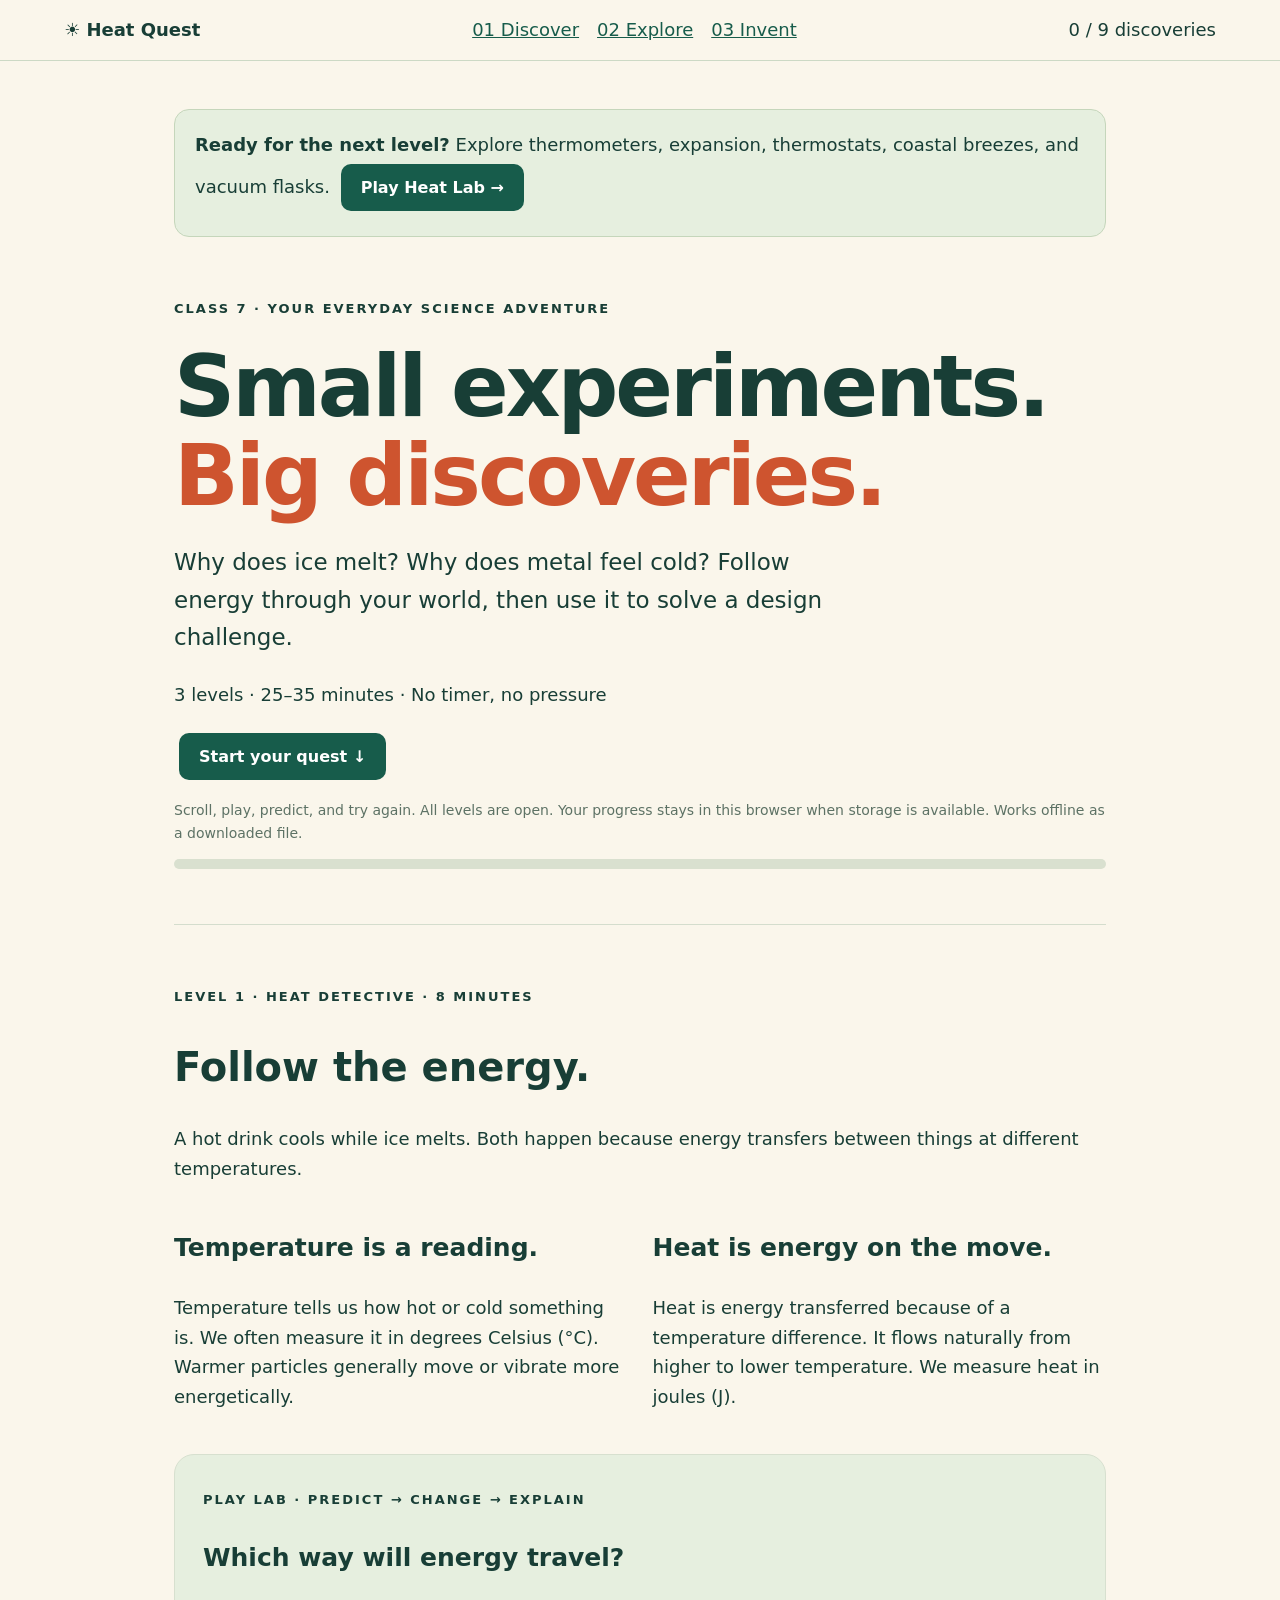
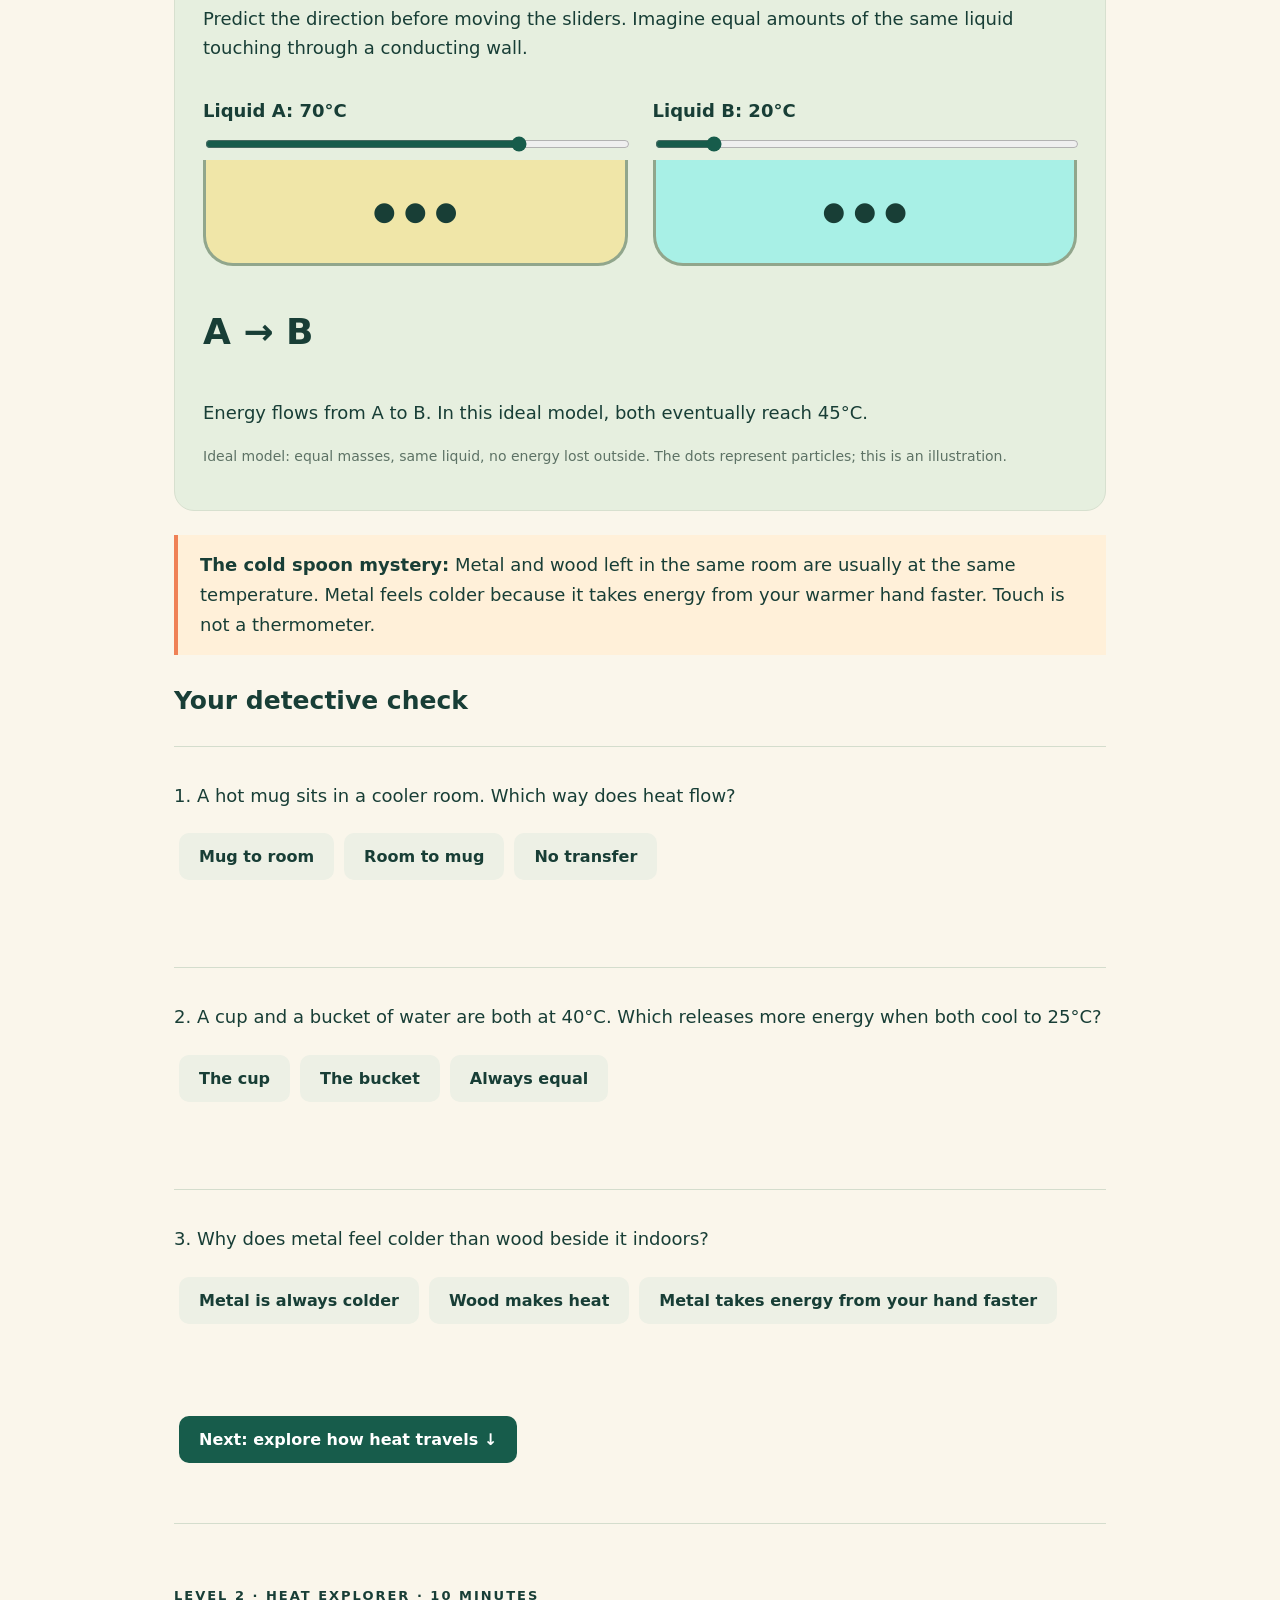
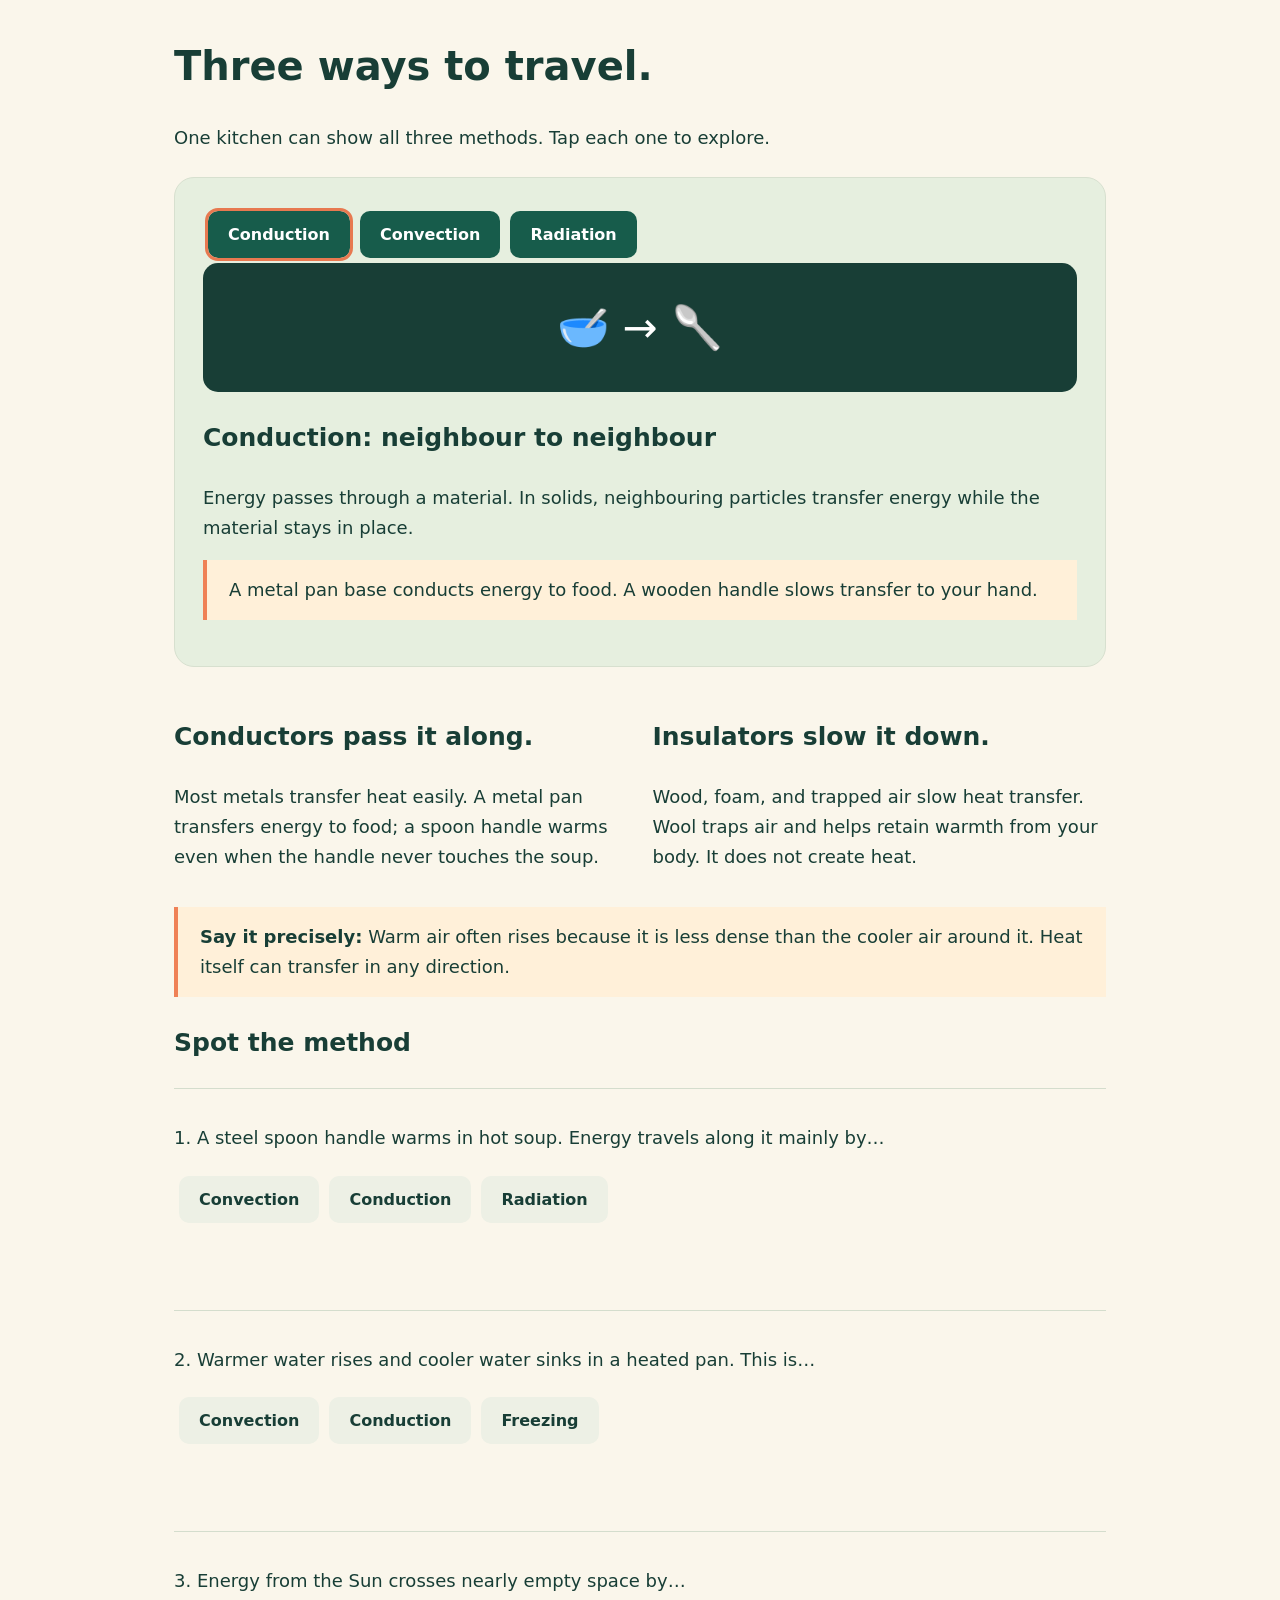
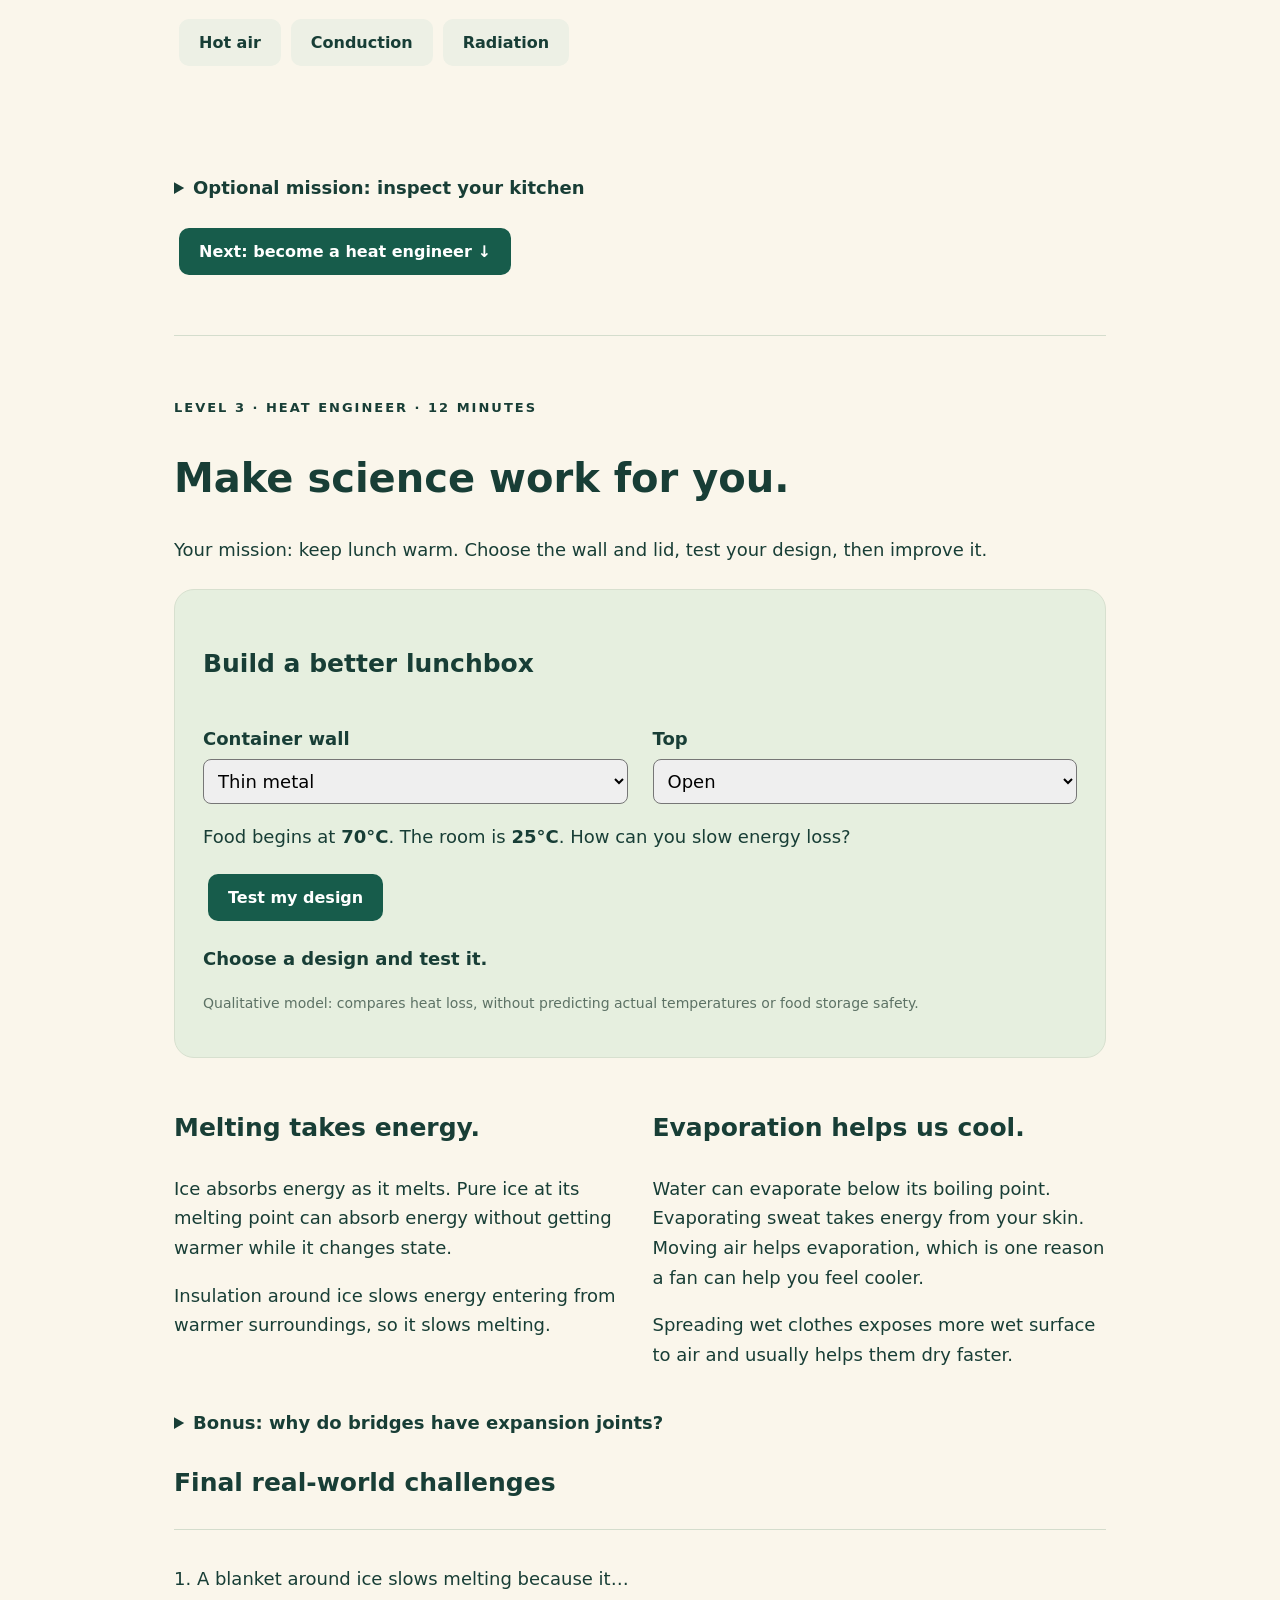
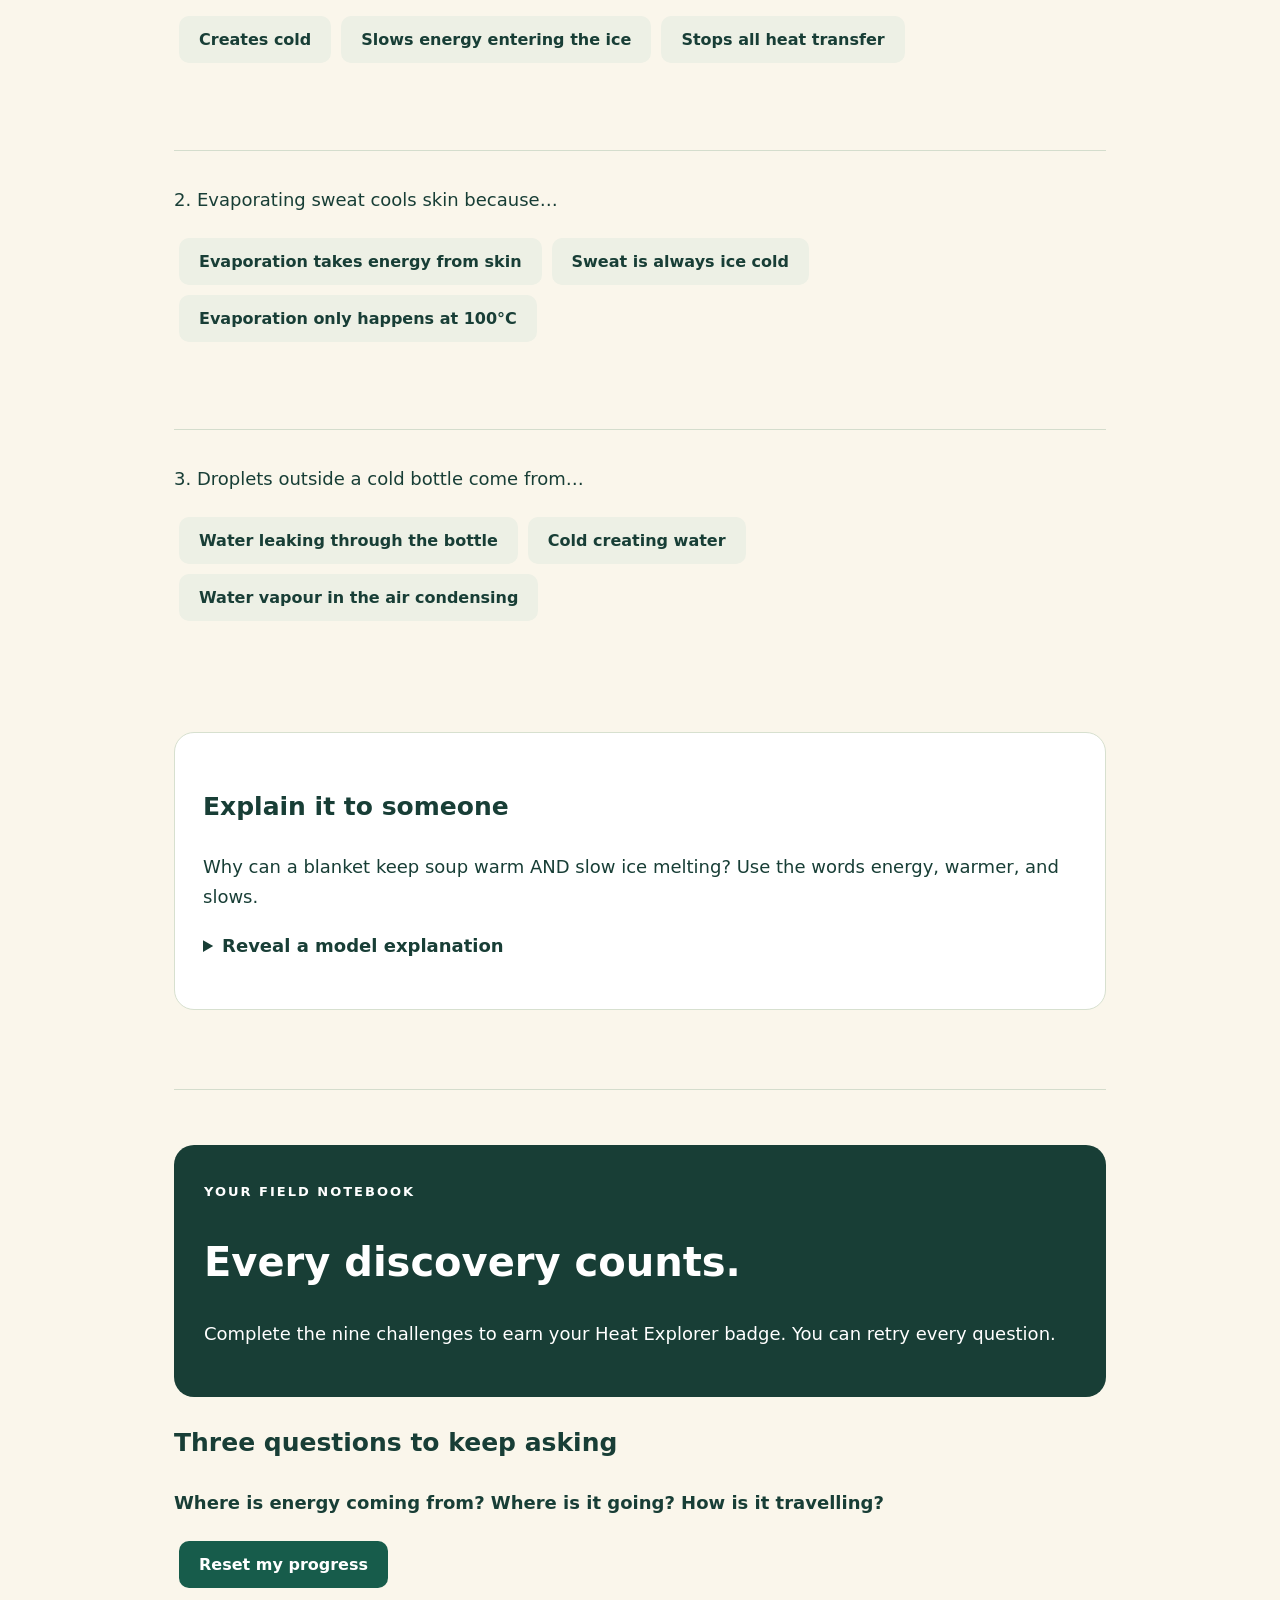
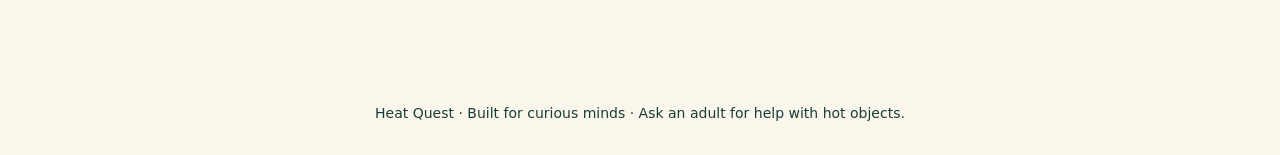
<file: index.html>
<!doctype html><html lang="en"><head><meta charset="utf-8"><meta name="viewport" content="width=device-width,initial-scale=1"><title>Heat Quest</title><style>
*{box-sizing:border-box}html{scroll-behavior:smooth;scroll-padding-top:100px}body{margin:0;background:#faf6eb;color:#183e36;font:18px/1.65 system-ui}header{position:sticky;top:0;background:#faf6ebf5;padding:15px 5%;border-bottom:1px solid #ccd9c5;display:flex;justify-content:space-between;gap:15px;z-index:2}nav{display:flex;gap:18px}a{color:#175c4b}main{max-width:980px;margin:auto;padding:24px}section{padding:55px 0;border-bottom:1px solid #d4ddcd}h1{font-size:clamp(48px,8vw,85px);line-height:1.05;letter-spacing:-3px;margin:20px 0}h2{font-size:40px;line-height:1.2}h3{font-size:25px}em{color:#ce542f;font-style:normal}.tag{font-size:13px;letter-spacing:2px;text-transform:uppercase;font-weight:bold}.lead{font-size:23px;max-width:700px}.panel{background:white;border:1px solid #d7e0cf;border-radius:20px;padding:28px;margin:24px 0}.lab{background:#e6efdf}.row{display:grid;grid-template-columns:1fr 1fr;gap:25px}button,.btn{display:inline-block;border:0;border-radius:10px;background:#175c4b;color:white;padding:14px 20px;font:600 16px system-ui;cursor:pointer;text-decoration:none;margin:5px}button:hover{filter:brightness(1.15)}:focus-visible{outline:3px solid #db623c;outline-offset:4px}.options button{background:#edf0e5;color:#183e36;text-align:left}.options .yes{background:#175c4b;color:white}.options .no{background:#ffdac7}.feedback{font-weight:600;min-height:30px}.q{border-top:1px solid #d4ddcd;padding:16px 0}.note{border-left:4px solid #ef8156;background:#fff0d9;padding:15px 22px}.big{font-size:36px;font-weight:800}.track{height:10px;background:#d9e0cf;border-radius:20px;overflow:hidden}.fill{height:100%;background:#eb784c;width:0}label{display:block;font-weight:bold;margin:15px 0 5px}input,select{width:100%;font:inherit;accent-color:#175c4b}select{padding:10px;border-radius:8px}.cup{padding:30px;text-align:center;border:3px solid #91a68c;border-top:0;border-radius:0 0 30px 30px;font-size:26px}.scene{padding:30px;background:#183e36;color:white;border-radius:15px;text-align:center;font-size:42px}.small{font-size:14px;color:#5d7265}details{margin:20px 0}summary{cursor:pointer;font-weight:bold}.finish{background:#183e36;color:white;border-radius:20px;padding:30px}.badge{background:#ffdfa1;color:#183e36;border-radius:20px;padding:10px 18px;display:inline-block}footer{text-align:center;padding:30px;font-size:14px}button[aria-pressed=true]{outline:3px solid #e77950} @media(max-width:650px){.row{grid-template-columns:1fr}header{flex-wrap:wrap;font-size:14px}nav{order:3;width:100%;justify-content:space-between}h2{font-size:32px}.panel{padding:20px}section{padding:35px 0}}@media(prefers-reduced-motion:reduce){html{scroll-behavior:auto}}
</style></head><body><header><b>☀ Heat Quest</b><nav><a href="#l1">01 Discover</a><a href="#l2">02 Explore</a><a href="#l3">03 Invent</a></nav><span id="score" aria-live="polite">0 / 9 discoveries</span></header><main><aside style="margin-top:24px;padding:20px;background:#e6efdf;border:1px solid #c5d6bb;border-radius:15px"><b>Ready for the next level?</b> Explore thermometers, expansion, thermostats, coastal breezes, and vacuum flasks. <a class="btn" href="heat-chapter5.html">Play Heat Lab →</a></aside>
<section><span class="tag">Class 7 · Your everyday science adventure</span><h1>Small experiments.<br><em>Big discoveries.</em></h1><p class="lead">Why does ice melt? Why does metal feel cold? Follow energy through your world, then use it to solve a design challenge.</p><p>3 levels · 25–35 minutes · No timer, no pressure</p><a class="btn" href="#l1">Start your quest ↓</a><p class="small">Scroll, play, predict, and try again. All levels are open. Your progress stays in this browser when storage is available. Works offline as a downloaded file.</p><div class="track"><div id="progress" class="fill"></div></div></section>
<section id="l1"><span class="tag">Level 1 · Heat Detective · 8 minutes</span><h2>Follow the energy.</h2><p>A hot drink cools while ice melts. Both happen because energy transfers between things at different temperatures.</p><div class="row"><div><h3>Temperature is a reading.</h3><p>Temperature tells us how hot or cold something is. We often measure it in degrees Celsius (°C). Warmer particles generally move or vibrate more energetically.</p></div><div><h3>Heat is energy on the move.</h3><p>Heat is energy transferred because of a temperature difference. It flows naturally from higher to lower temperature. We measure heat in joules (J).</p></div></div>
<div class="panel lab"><span class="tag">Play lab · Predict → change → explain</span><h3>Which way will energy travel?</h3><p>Predict the direction before moving the sliders. Imagine equal amounts of the same liquid touching through a conducting wall.</p><div class="row"><div><label for="a">Liquid A: <output id="av">70</output>°C</label><input id="a" type="range" min="10" max="90" value="70"><div class="cup" id="ca">● ● ●</div></div><div><label for="b">Liquid B: <output id="bv">20</output>°C</label><input id="b" type="range" min="10" max="90" value="20"><div class="cup" id="cb">● ● ●</div></div></div><p id="flow" class="big" aria-live="polite"></p><p id="balance"></p><p class="small">Ideal model: equal masses, same liquid, no energy lost outside. The dots represent particles; this is an illustration.</p></div><p class="note"><b>The cold spoon mystery:</b> Metal and wood left in the same room are usually at the same temperature. Metal feels colder because it takes energy from your warmer hand faster. Touch is not a thermometer.</p><h3>Your detective check</h3><div id="quiz1"></div><a class="btn" href="#l2">Next: explore how heat travels ↓</a></section>
<section id="l2"><span class="tag">Level 2 · Heat Explorer · 10 minutes</span><h2>Three ways to travel.</h2><p>One kitchen can show all three methods. Tap each one to explore.</p><div class="panel lab"><div id="tabs"><button data-mode="0">Conduction</button><button data-mode="1">Convection</button><button data-mode="2">Radiation</button></div><div class="scene" id="scene"></div><h3 id="mtitle"></h3><p id="mtext"></p><p class="note" id="muse"></p></div><div class="row"><div><h3>Conductors pass it along.</h3><p>Most metals transfer heat easily. A metal pan transfers energy to food; a spoon handle warms even when the handle never touches the soup.</p></div><div><h3>Insulators slow it down.</h3><p>Wood, foam, and trapped air slow heat transfer. Wool traps air and helps retain warmth from your body. It does not create heat.</p></div></div><p class="note"><b>Say it precisely:</b> Warm air often rises because it is less dense than the cooler air around it. Heat itself can transfer in any direction.</p><h3>Spot the method</h3><div id="quiz2"></div><details><summary>Optional mission: inspect your kitchen</summary><p>Without touching hot objects, find a metal pan and its handle. Explain why their materials suit their jobs. Ask an adult to handle hot water, stoves, and heated objects.</p></details><a class="btn" href="#l3">Next: become a heat engineer ↓</a></section>
<section id="l3"><span class="tag">Level 3 · Heat Engineer · 12 minutes</span><h2>Make science work for you.</h2><p>Your mission: keep lunch warm. Choose the wall and lid, test your design, then improve it.</p><div class="panel lab"><h3>Build a better lunchbox</h3><div class="row"><div><label for="wall">Container wall</label><select id="wall"><option value="metal">Thin metal</option><option value="plastic">Thick plastic</option><option value="foam">Double wall with insulating foam</option></select></div><div><label for="lid">Top</label><select id="lid"><option value="open">Open</option><option value="closed">Well-fitting insulated lid</option></select></div></div><p>Food begins at <b>70°C</b>. The room is <b>25°C</b>. How can you slow energy loss?</p><button id="test">Test my design</button><p id="result" class="feedback" aria-live="polite">Choose a design and test it.</p><p class="small">Qualitative model: compares heat loss, without predicting actual temperatures or food storage safety.</p></div><div class="row"><div><h3>Melting takes energy.</h3><p>Ice absorbs energy as it melts. Pure ice at its melting point can absorb energy without getting warmer while it changes state.</p><p>Insulation around ice slows energy entering from warmer surroundings, so it slows melting.</p></div><div><h3>Evaporation helps us cool.</h3><p>Water can evaporate below its boiling point. Evaporating sweat takes energy from your skin. Moving air helps evaporation, which is one reason a fan can help you feel cooler.</p><p>Spreading wet clothes exposes more wet surface to air and usually helps them dry faster.</p></div></div><details><summary>Bonus: why do bridges have expansion joints?</summary><p>Most materials expand when heated. Expansion joints allow movement as temperatures change. Particles generally move farther apart; the particles themselves do not grow.</p></details><h3>Final real-world challenges</h3><div id="quiz3"></div><div class="panel"><h3>Explain it to someone</h3><p>Why can a blanket keep soup warm AND slow ice melting? Use the words energy, warmer, and slows.</p><details><summary>Reveal a model explanation</summary><p>A blanket slows energy transfer. Around soup, it slows energy leaving the warmer soup. Around ice, it slows energy entering from the warmer surroundings.</p></details></div></section>
<section style="border:0"><div class="finish"><span class="tag">Your field notebook</span><h2 id="endTitle">Every discovery counts.</h2><p id="endText">Complete the nine challenges to earn your Heat Explorer badge. You can retry every question.</p><div id="badge"></div></div><h3>Three questions to keep asking</h3><p><b>Where is energy coming from? Where is it going? How is it travelling?</b></p><button id="reset">Reset my progress</button></section></main><footer>Heat Quest · Built for curious minds · Ask an adult for help with hot objects.</footer>
<script>
const $=s=>document.querySelector(s);let solved=new Set;try{solved=new Set(JSON.parse(localStorage.getItem('heatQuest1')||'[]').filter(x=>Number.isInteger(x)&&x>=0&&x<9))}catch{}
const qs=[
['A hot mug sits in a cooler room. Which way does heat flow?',['Mug to room','Room to mug','No transfer'],0,'Energy transfers naturally from the hotter mug to the cooler surroundings.','Compare their temperatures.'],
['A cup and a bucket of water are both at 40°C. Which releases more energy when both cool to 25°C?',['The cup','The bucket','Always equal'],1,'The bucket has more water. Equal temperature does not mean equal total thermal energy.','Think about how much water each contains.'],
['Why does metal feel colder than wood beside it indoors?',['Metal is always colder','Wood makes heat','Metal takes energy from your hand faster'],2,'Both may be at room temperature. Metal conducts energy away from your warmer hand faster.','Your skin senses how quickly it loses energy.'],
['A steel spoon handle warms in hot soup. Energy travels along it mainly by…',['Convection','Conduction','Radiation'],1,'Conduction transfers energy through solid metal without the spoon flowing.','The metal stays in place.'],
['Warmer water rises and cooler water sinks in a heated pan. This is…',['Convection','Conduction','Freezing'],0,'Convection carries energy with the movement of a liquid or gas.','The water itself moves.'],
['Energy from the Sun crosses nearly empty space by…',['Hot air','Conduction','Radiation'],2,'Radiation travels as electromagnetic waves and needs no material medium.','There is almost no matter in space to carry it by contact or flow.'],
['A blanket around ice slows melting because it…',['Creates cold','Slows energy entering the ice','Stops all heat transfer'],1,'Insulation slows transfer from the warmer surroundings into the colder ice.','Which direction does energy flow in a warm room?'],
['Evaporating sweat cools skin because…',['Evaporation takes energy from skin','Sweat is always ice cold','Evaporation only happens at 100°C'],0,'Evaporation takes energy from skin and can happen below the boiling point.','A puddle can dry without boiling.'],
['Droplets outside a cold bottle come from…',['Water leaking through the bottle','Cold creating water','Water vapour in the air condensing'],2,'Water vapour in surrounding air cools near the bottle and condenses into liquid droplets.','Air contains invisible water vapour.']];
function update(){try{localStorage.setItem('heatQuest1',JSON.stringify([...solved]))}catch{}$('#score').textContent=solved.size+' / 9 discoveries';$('#progress').style.width=solved.size/9*100+'%';if(solved.size===9){$('#endTitle').textContent='You are a Heat Explorer!';$('#endText').textContent='All three levels complete. Explain an everyday heat mystery to someone else.';$('#badge').innerHTML='<span class="badge">★ Heat Explorer · 9 discoveries</span>'}}
qs.forEach((q,i)=>{const box=document.createElement('div');box.className='q';const title=document.createElement('p');title.textContent=(i%3+1)+'. '+q[0];const options=document.createElement('div');options.className='options';const f=document.createElement('p');f.className='feedback';f.setAttribute('aria-live','polite');q[1].forEach((s,j)=>{const b=document.createElement('button');b.textContent=s;b.onclick=()=>{[...options.children].forEach(x=>{x.className='';x.setAttribute('aria-pressed','false')});b.setAttribute('aria-pressed','true');if(j===q[2]){b.className='yes';solved.add(i);f.textContent='✓ You’ve got it! '+q[3];update()}else{b.className='no';f.textContent='Try again. Hint: '+q[4]}};options.append(b)});if(solved.has(i)){options.children[q[2]].className='yes';f.textContent='✓ Completed. '+q[3]}box.append(title,options,f);$('#quiz'+(Math.floor(i/3)+1)).append(box)});update();
function temps(){let a=+$('#a').value,b=+$('#b').value;$('#av').textContent=a;$('#bv').textContent=b;$('#flow').textContent=a===b?'A = B · Balanced':a>b?'A → B':'A ← B';$('#balance').textContent=a===b?'Equal temperatures: no net heat transfer.':'Energy flows from '+(a>b?'A to B':'B to A')+'. In this ideal model, both eventually reach '+(a+b)/2+'°C.';$('#ca').style.background='hsl('+(220-a*2.4)+' 70% 80%)';$('#cb').style.background='hsl('+(220-b*2.4)+' 70% 80%)'}$('#a').oninput=temps;$('#b').oninput=temps;temps();
const modes=[['🥣 → 🥄','Conduction: neighbour to neighbour','Energy passes through a material. In solids, neighbouring particles transfer energy while the material stays in place.','A metal pan base conducts energy to food. A wooden handle slows transfer to your hand.'],['↑ ♨ ↓','Convection: move with the fluid','Warmer, less dense water rises while cooler, denser water sinks. This circulation transfers energy.','Warm air above a heater rises and helps circulate air around a room.'],['☀ 〰 🌍','Radiation: cross empty space','Energy travels as electromagnetic waves. It needs no air, water, or other material.','Sunlight warms your skin. You can also feel radiation from a fire without touching it.']];function mode(i){const m=modes[i];$('#scene').textContent=m[0];$('#mtitle').textContent=m[1];$('#mtext').textContent=m[2];$('#muse').textContent=m[3];document.querySelectorAll('[data-mode]').forEach((b,j)=>b.setAttribute('aria-pressed',i===j?'true':'false'))}document.querySelectorAll('[data-mode]').forEach(b=>b.onclick=()=>mode(+b.dataset.mode));mode(0);
$('#test').onclick=()=>{let w=$('#wall').value,c=$('#lid').value==='closed';$('#result').textContent=w==='foam'&&c?'★ Best of these designs! Insulating walls slow conduction. The lid reduces loss through moving air and evaporation.':w==='metal'&&!c?'Fast heat loss: thin metal conducts readily, and the open top lets warm air and water vapour escape. Improve both parts.':w==='foam'?'Good insulation! Now try a lid to reduce energy loss from the top.':c?'The lid helps. Can you choose walls that slow conduction more?':'Try improving the wall insulation and closing the top.'};['wall','lid'].forEach(id=>$('#'+id).onchange=()=>$('#result').textContent='Design changed. Test again to compare.');$('#reset').onclick=()=>{if(confirm('Reset your discoveries and start again?')){try{localStorage.removeItem('heatQuest1')}catch{}location.reload()}};
</script></body></html>
</file>
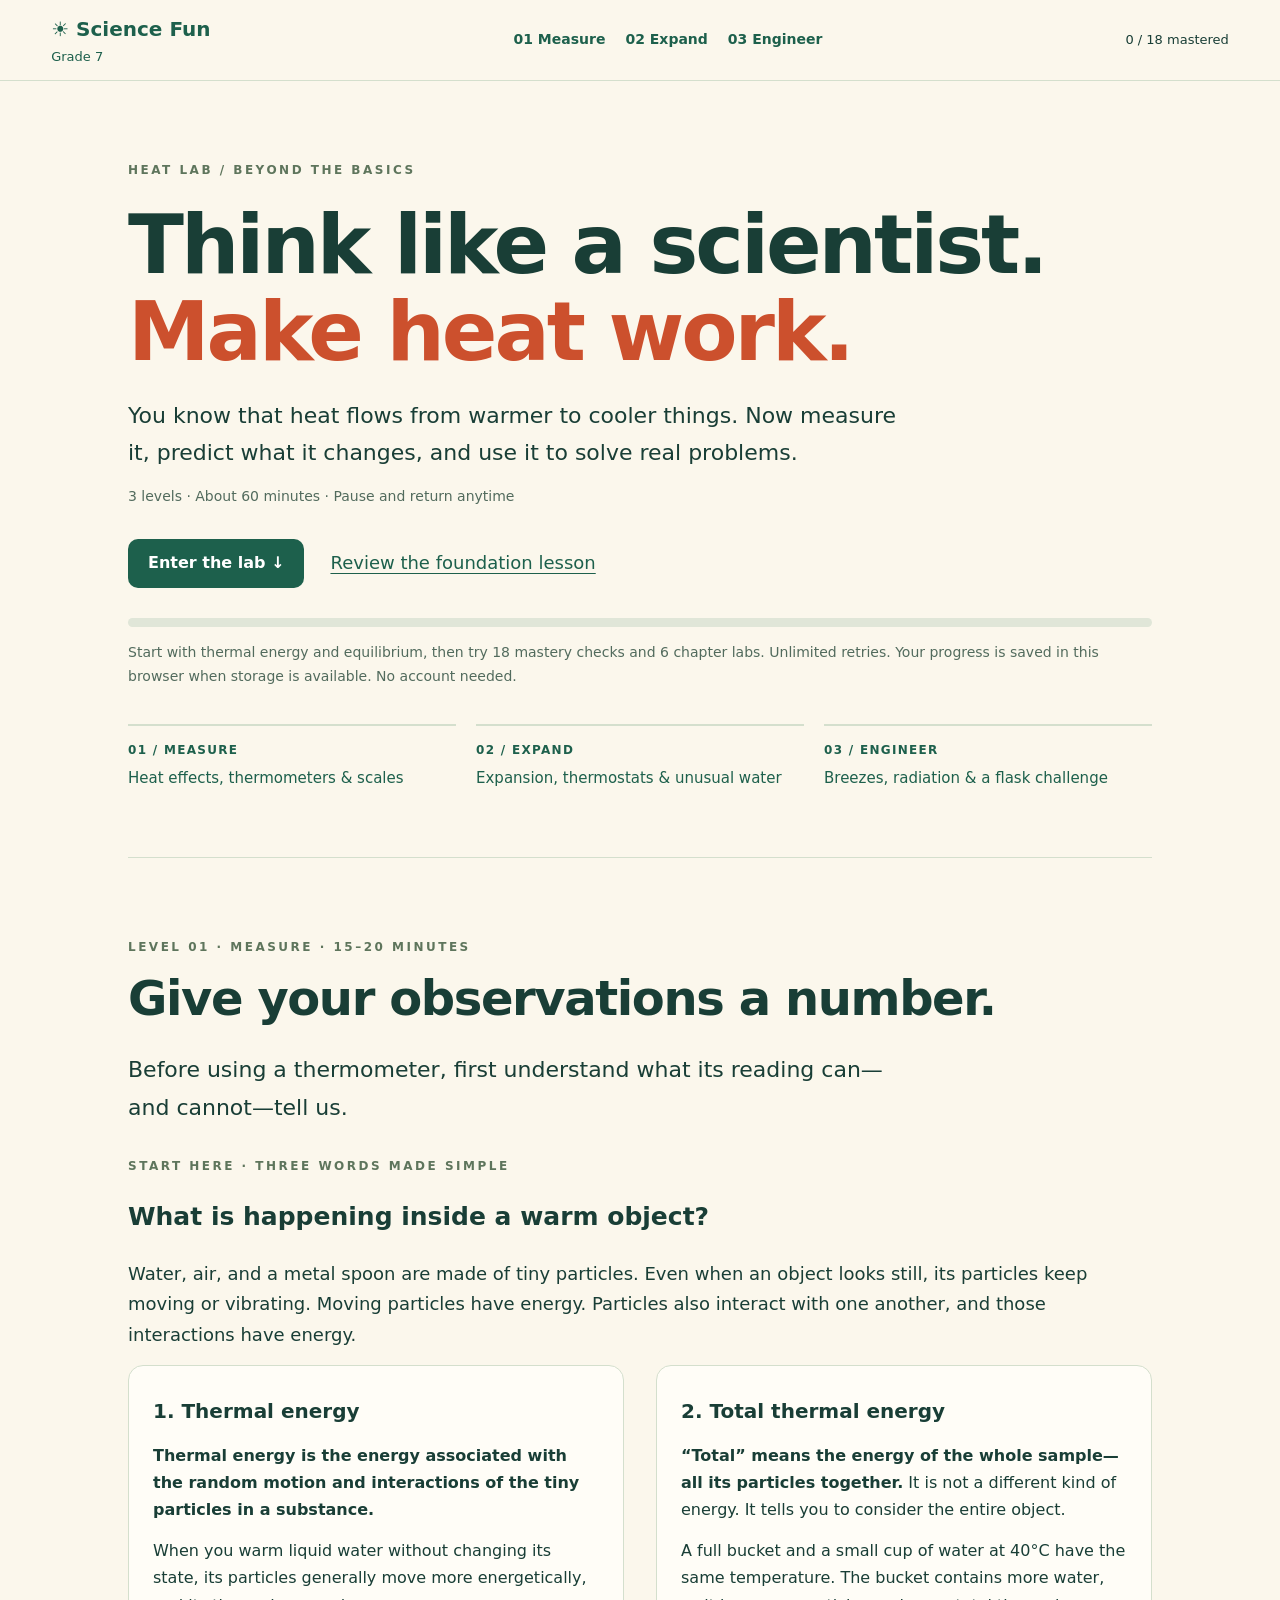
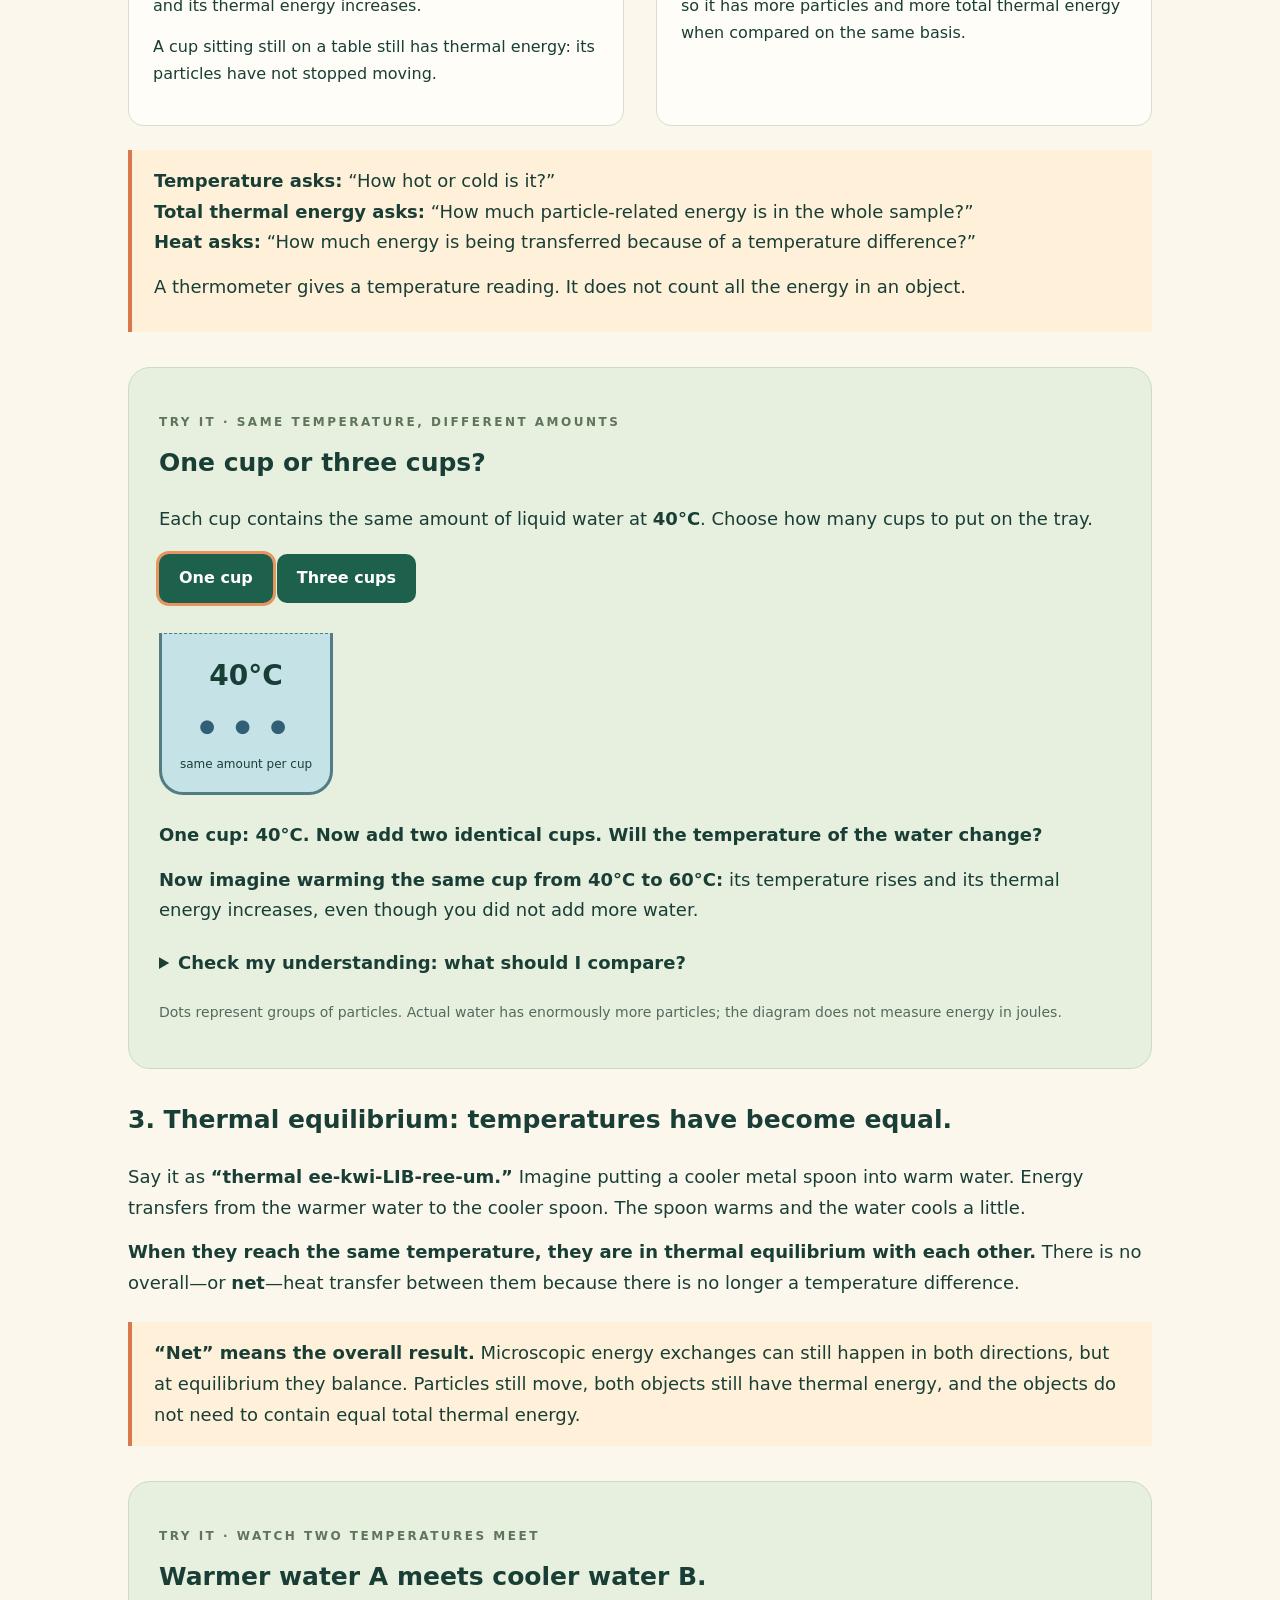
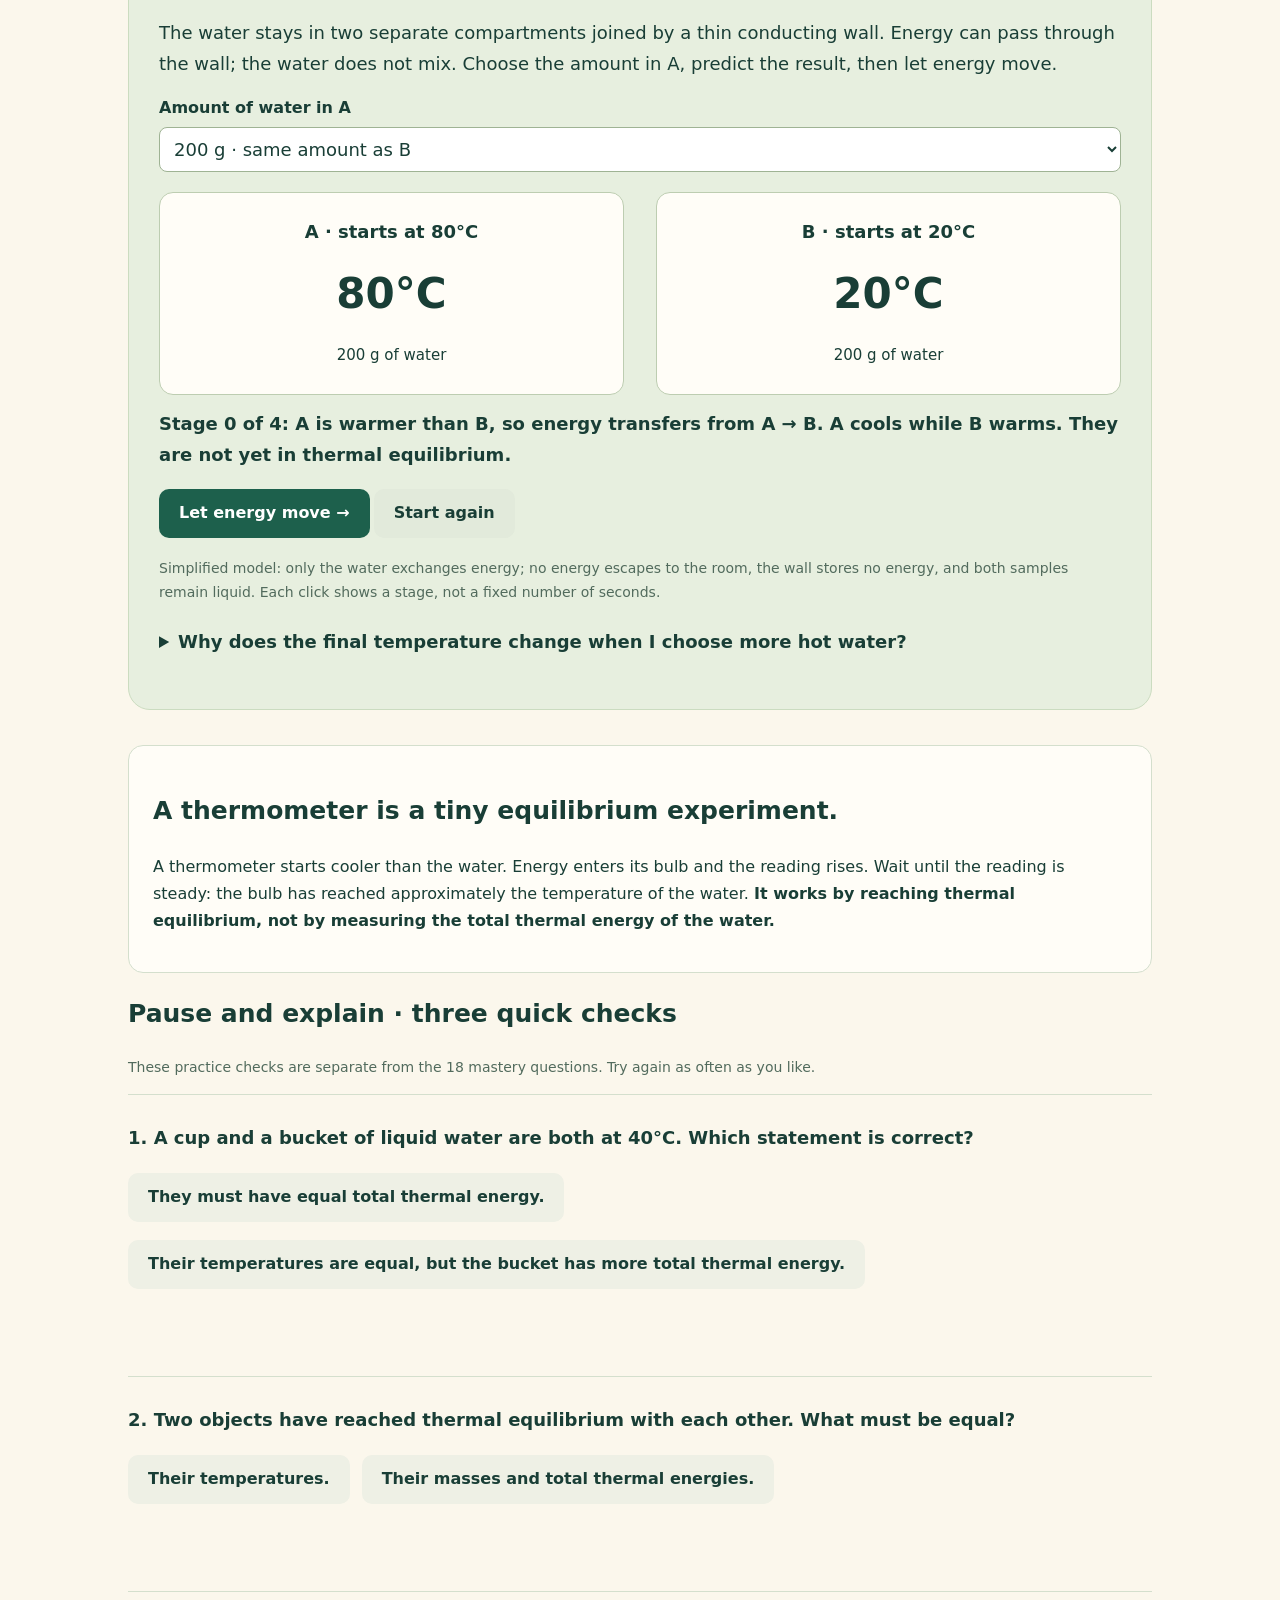
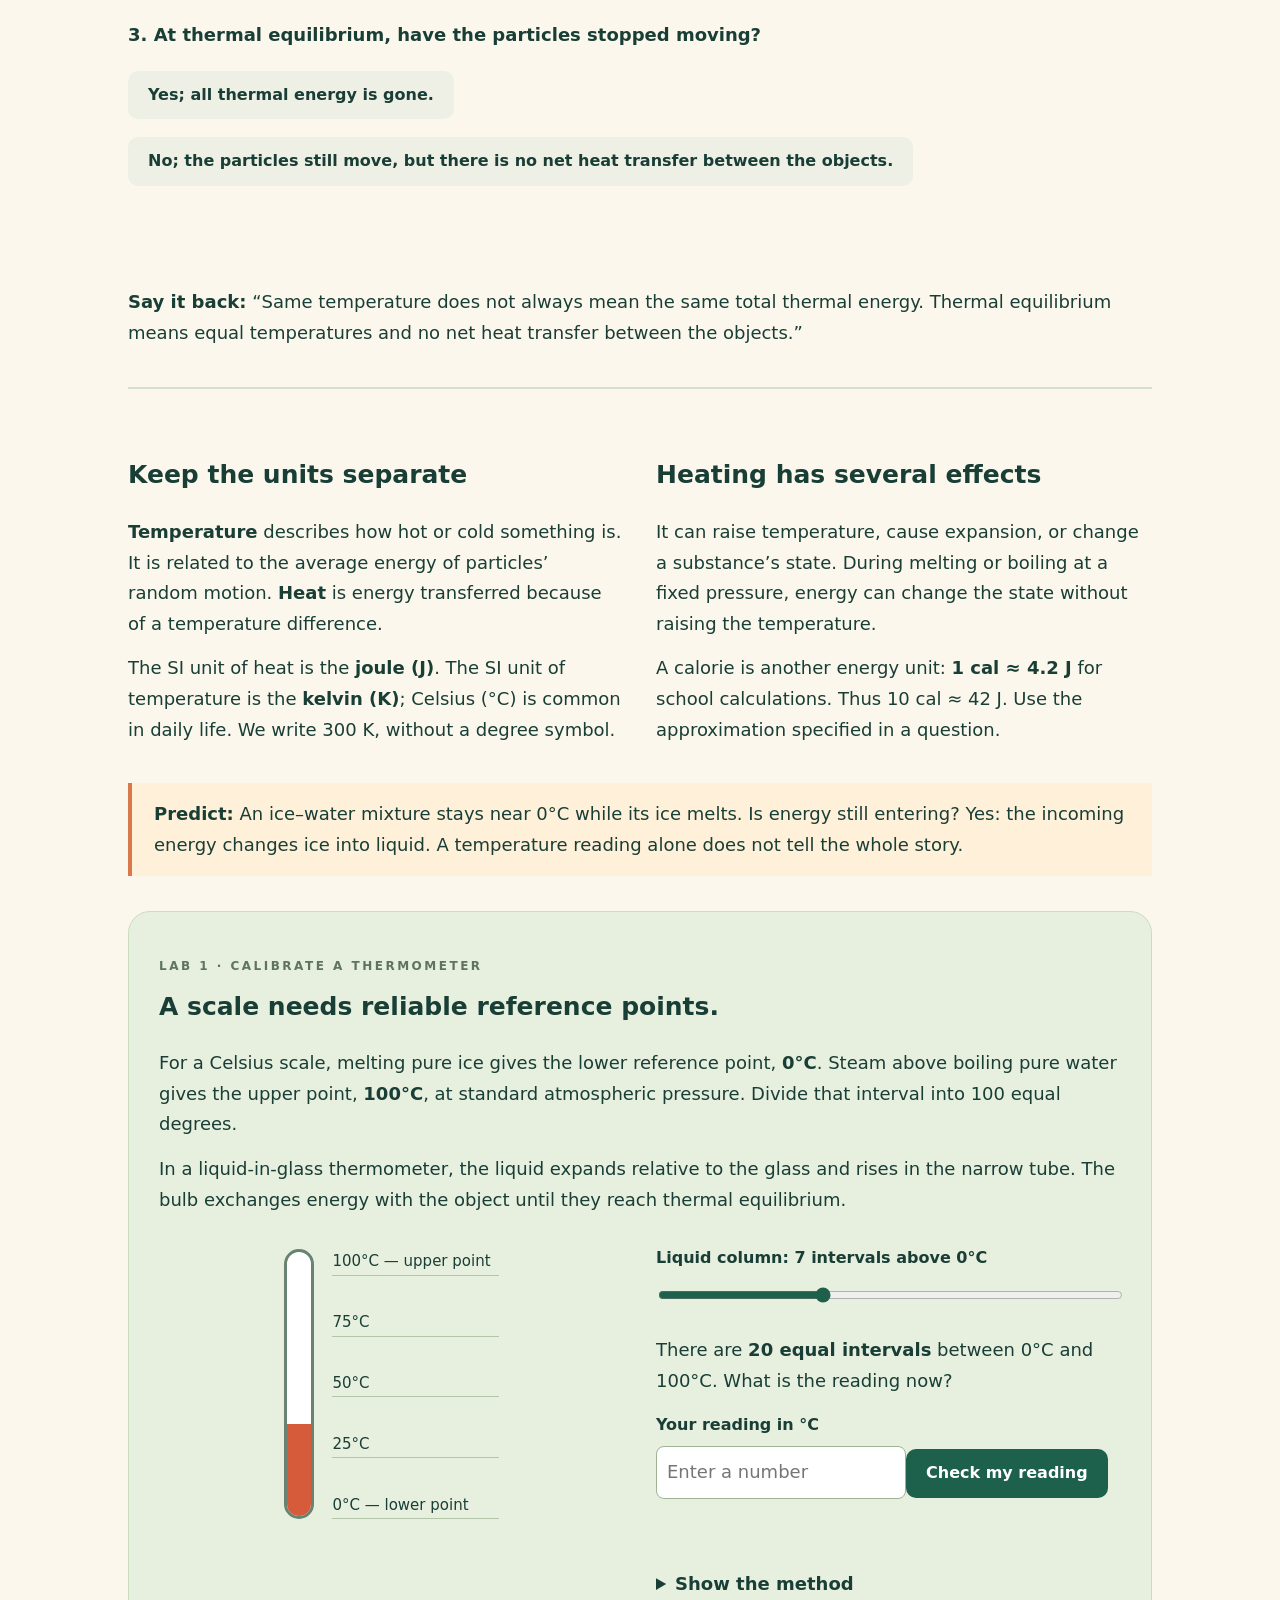
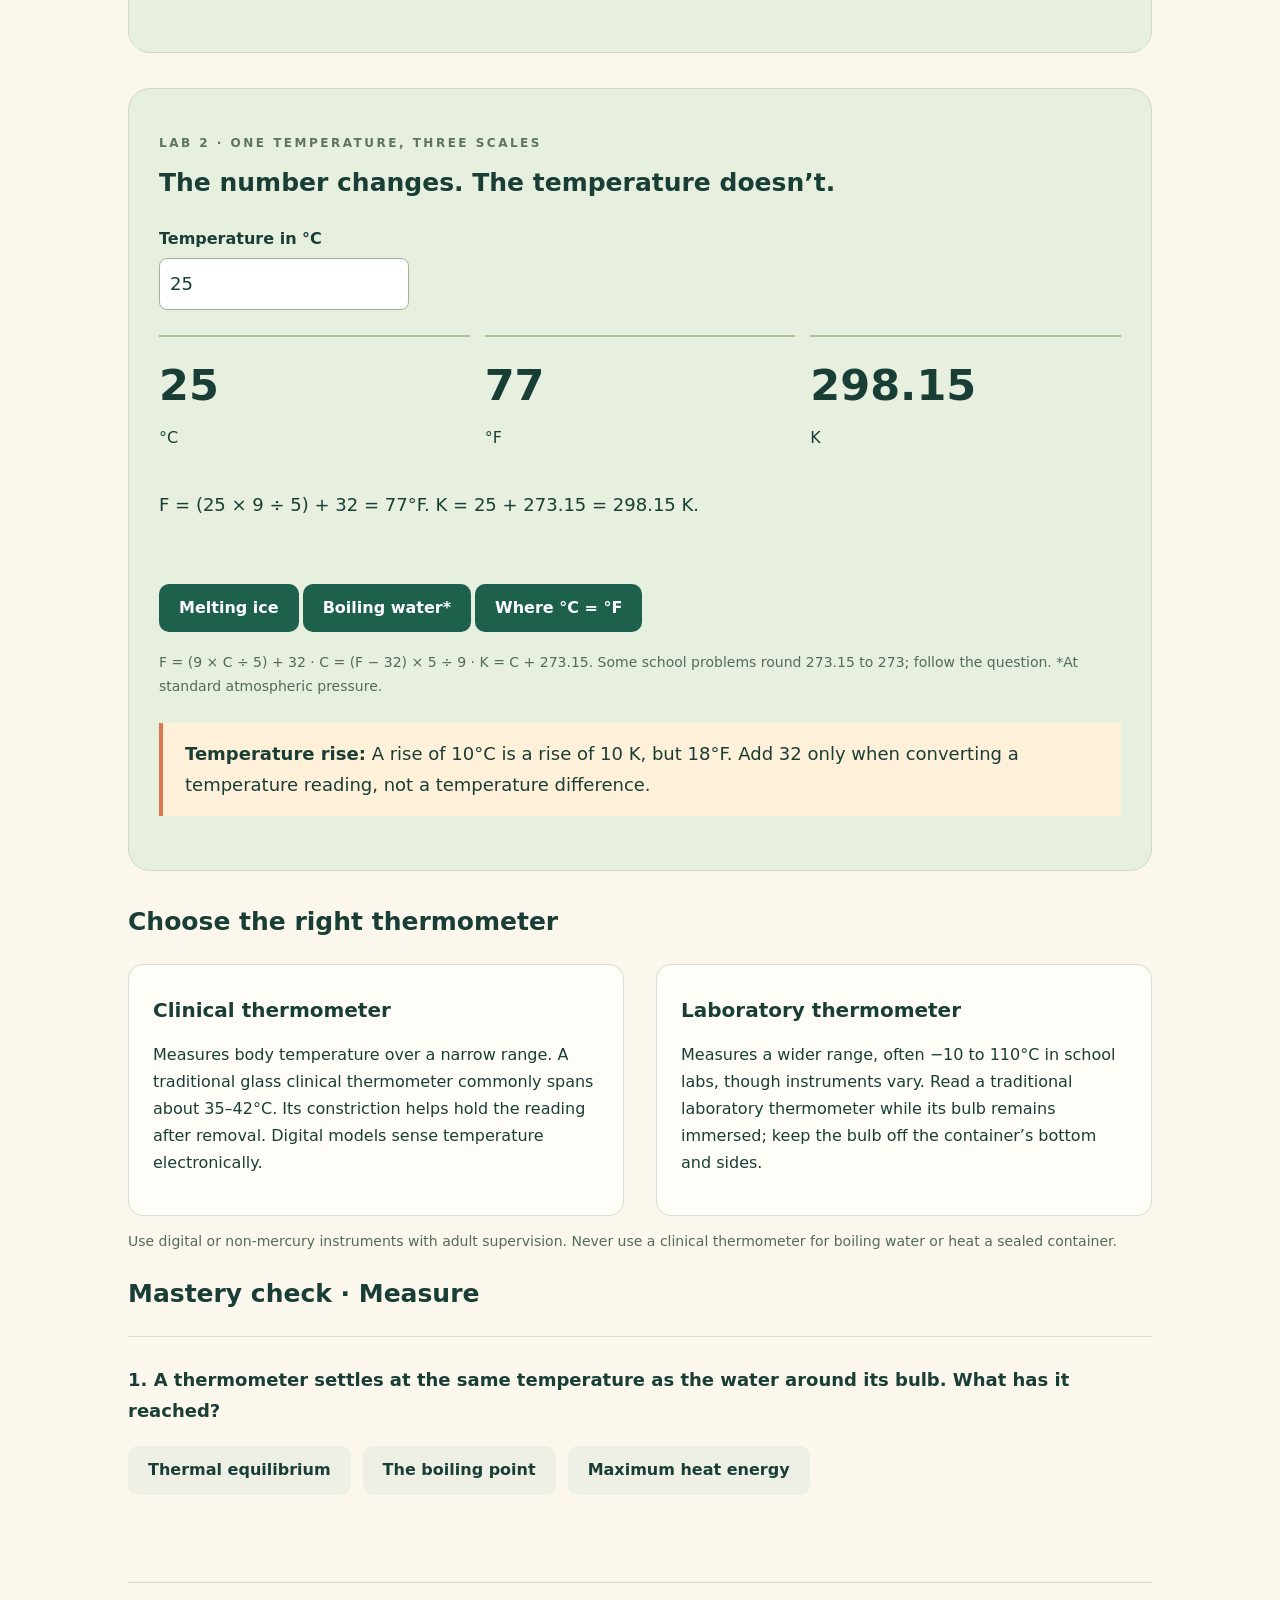
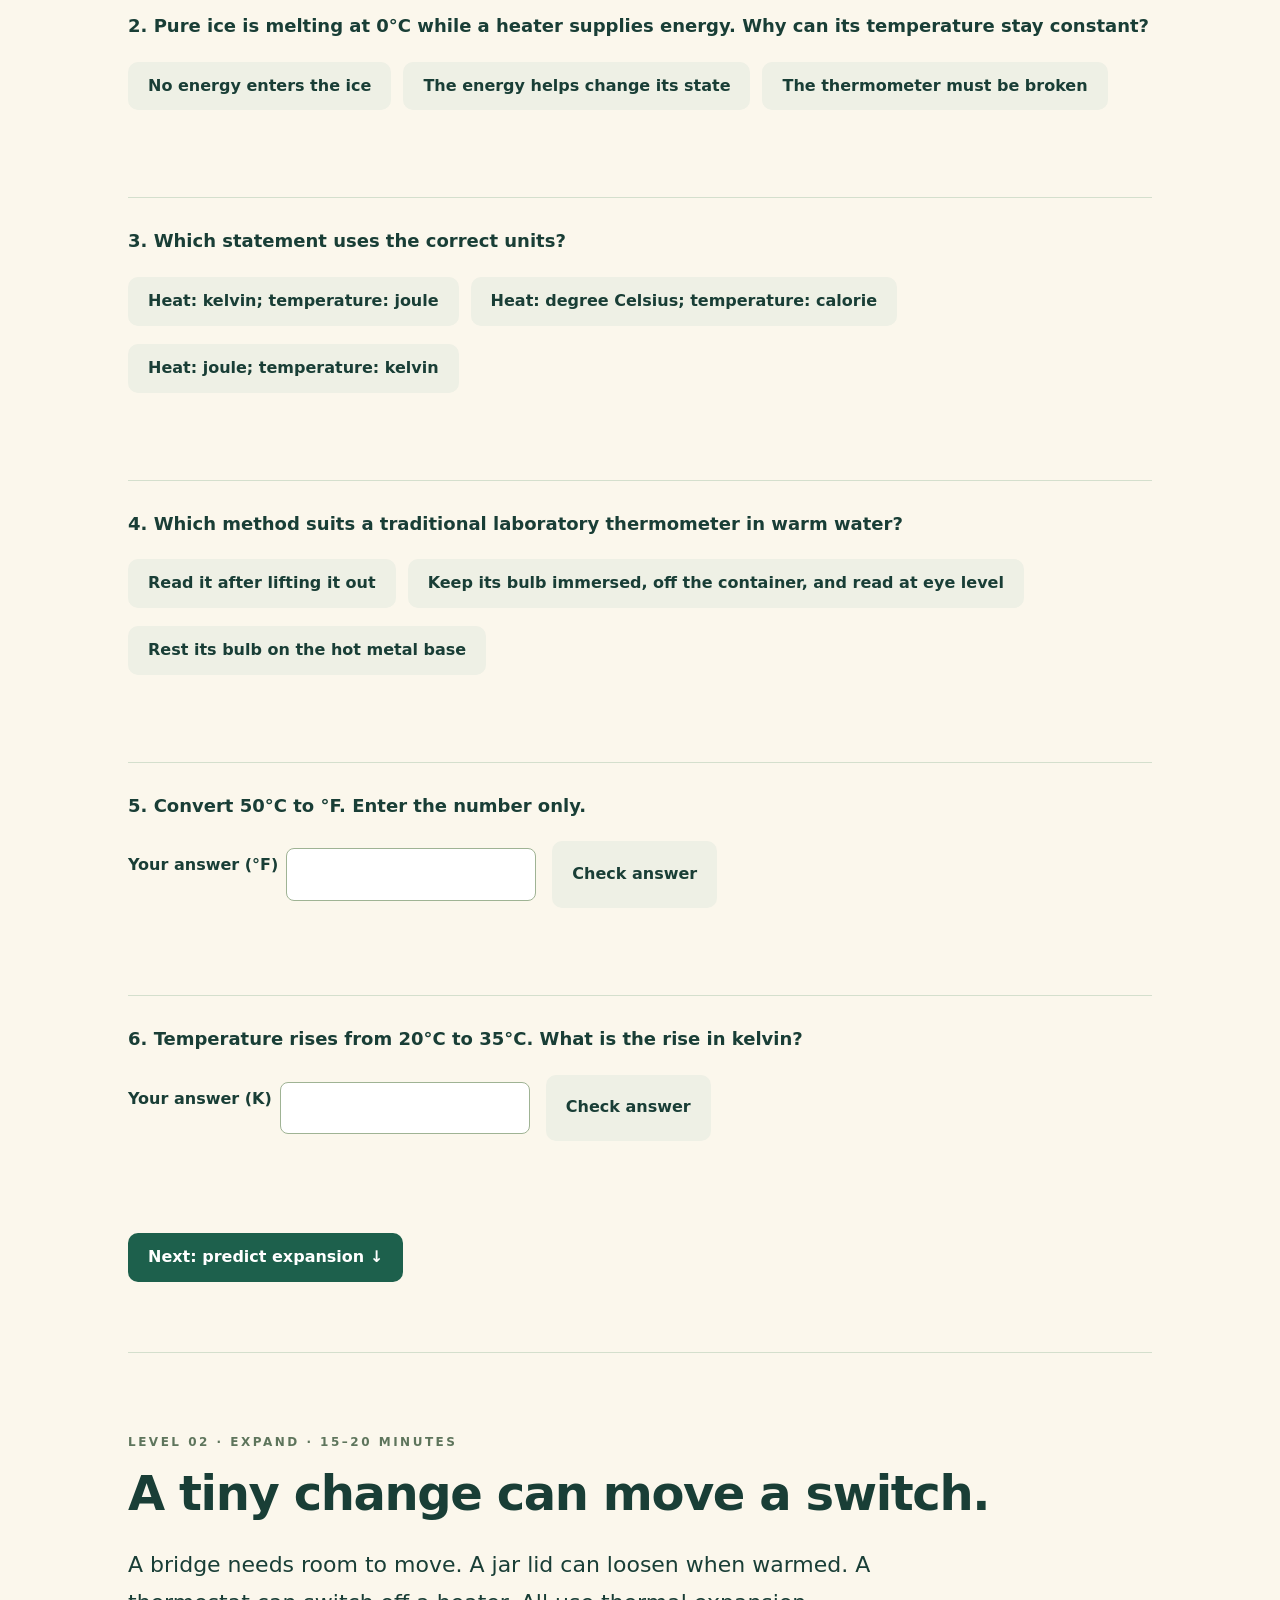
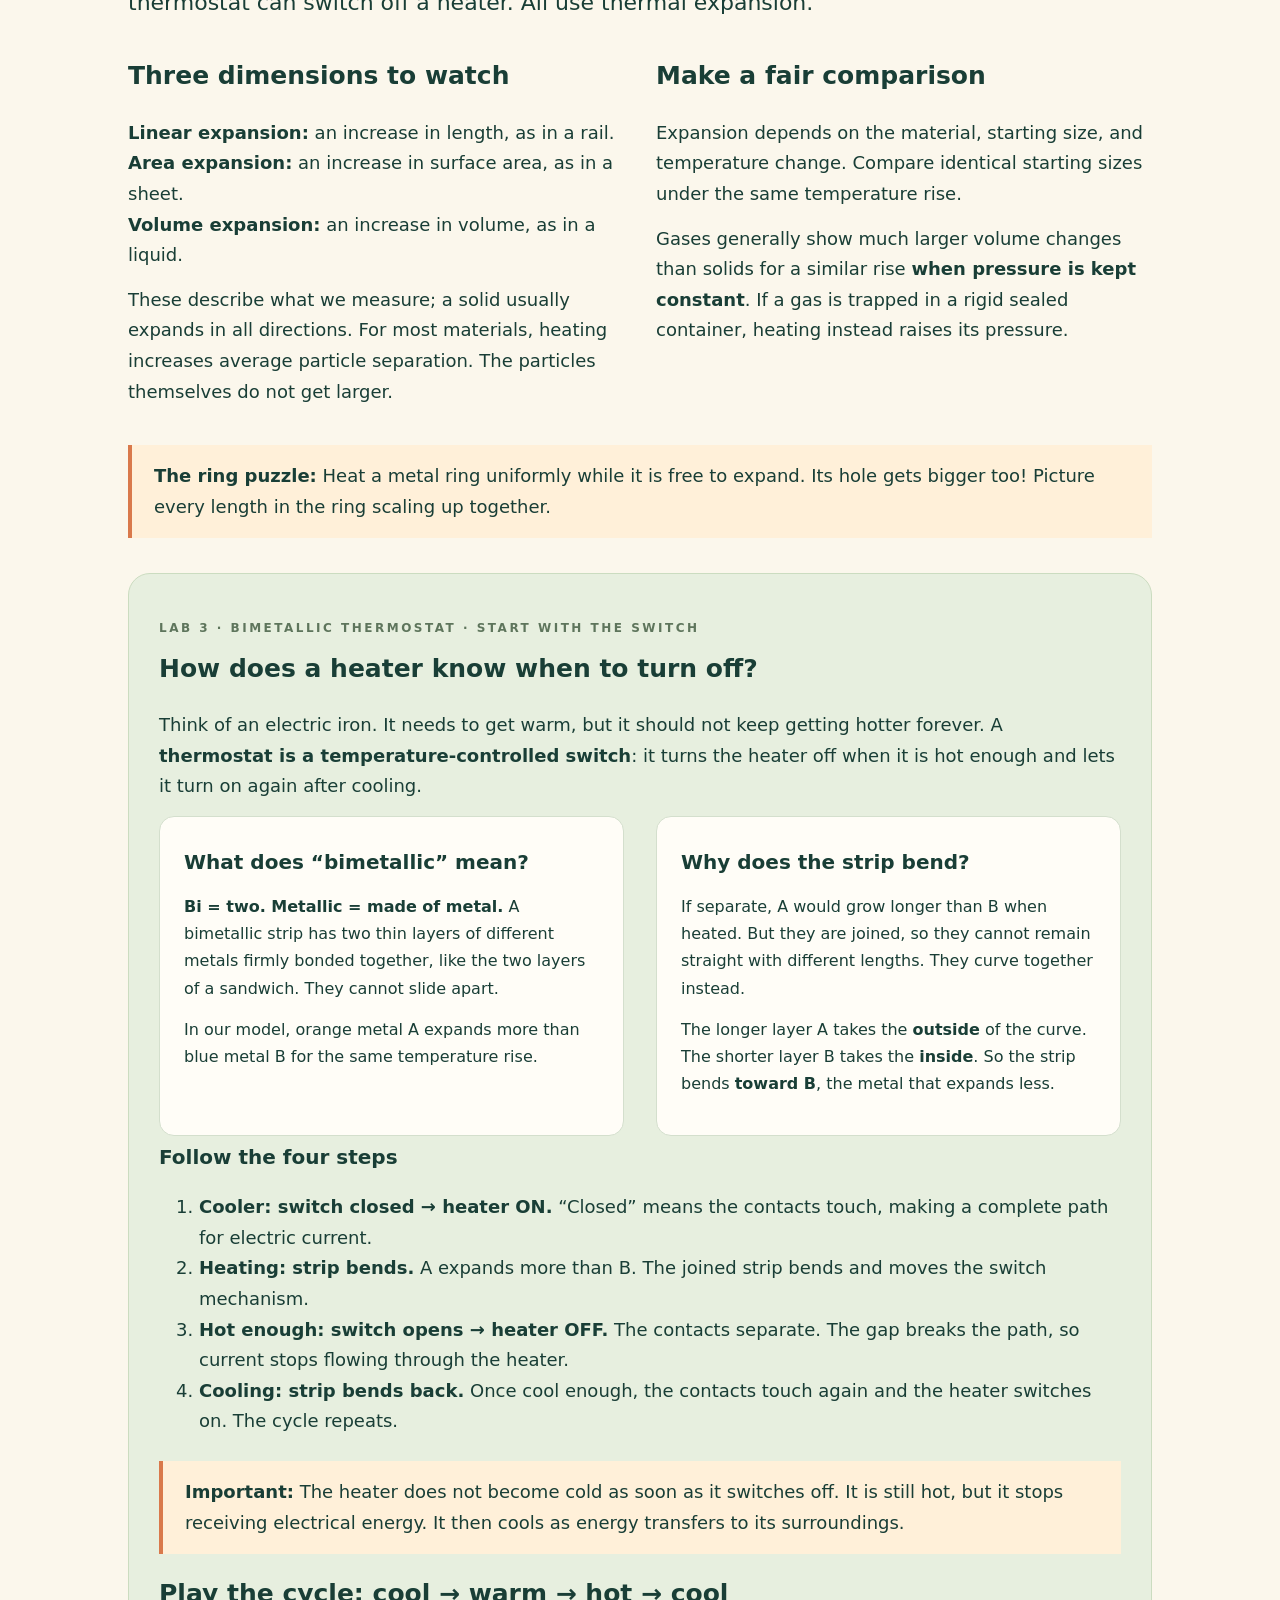
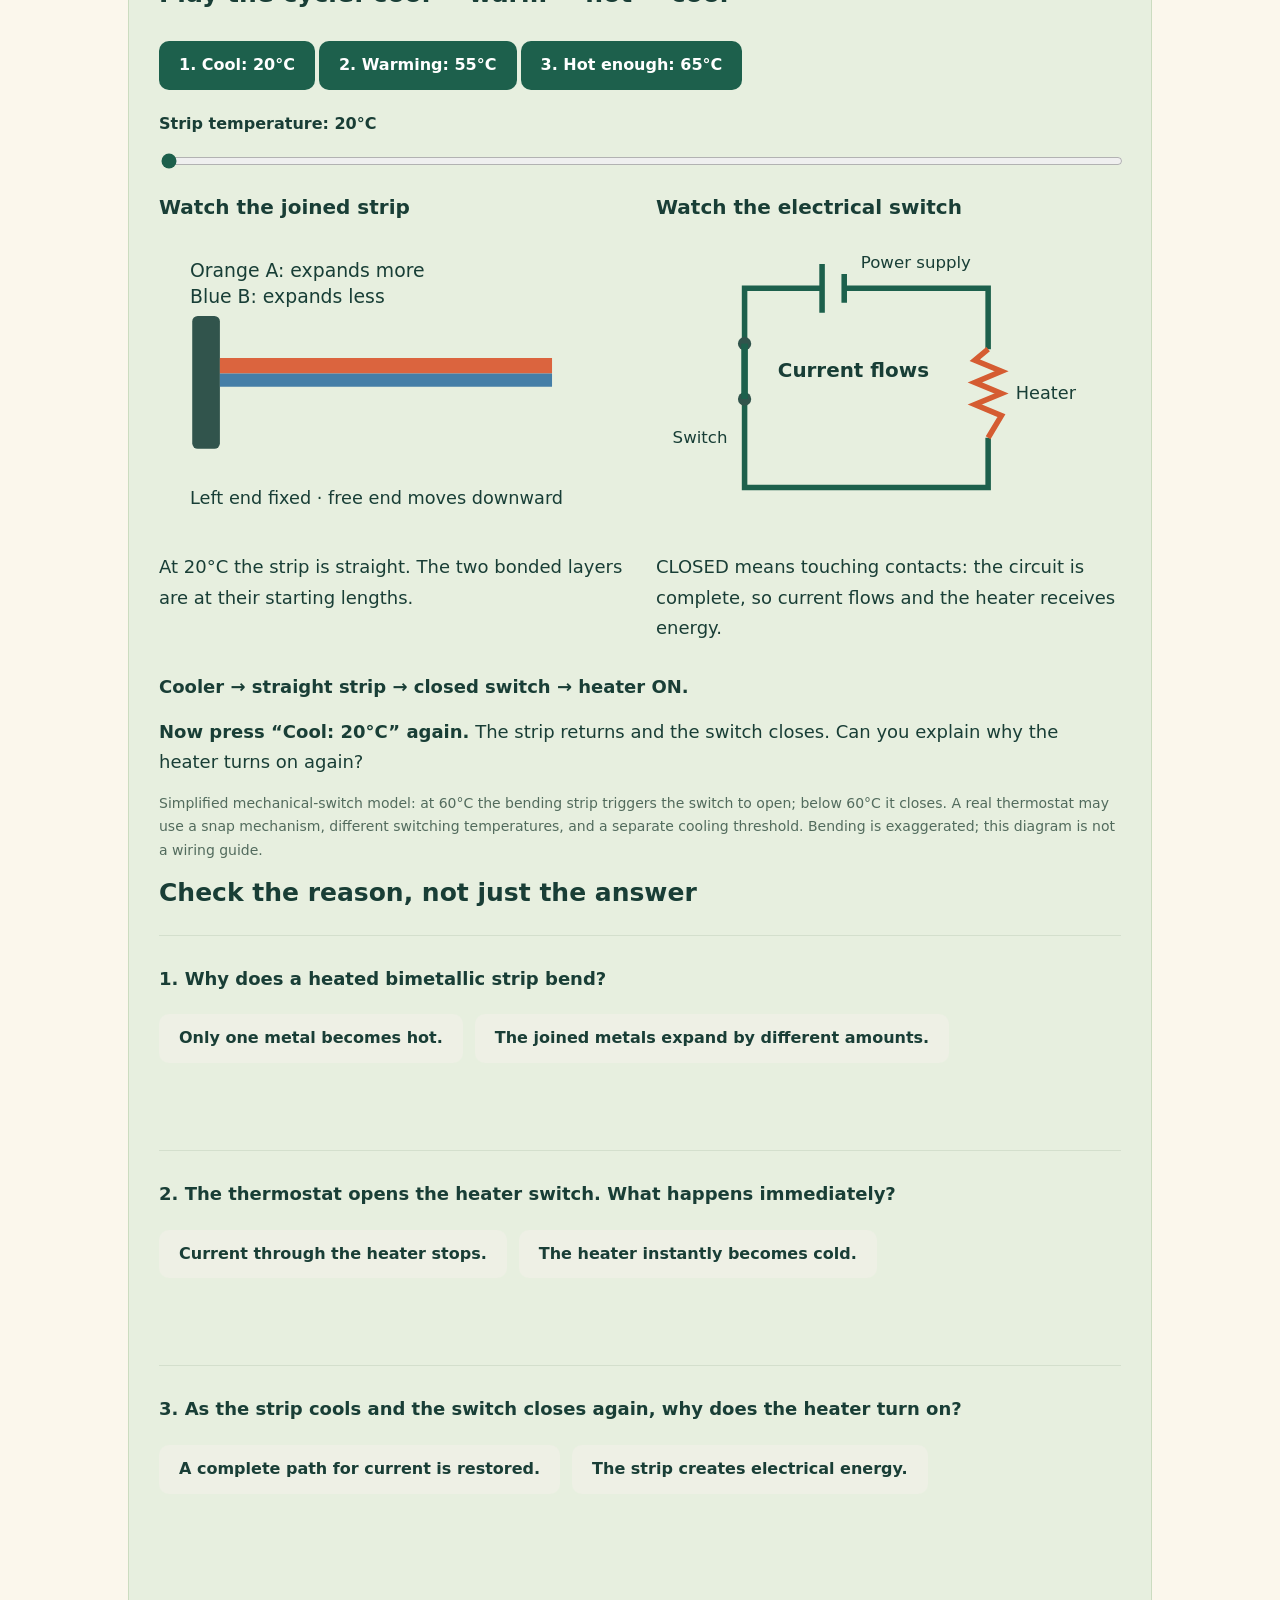
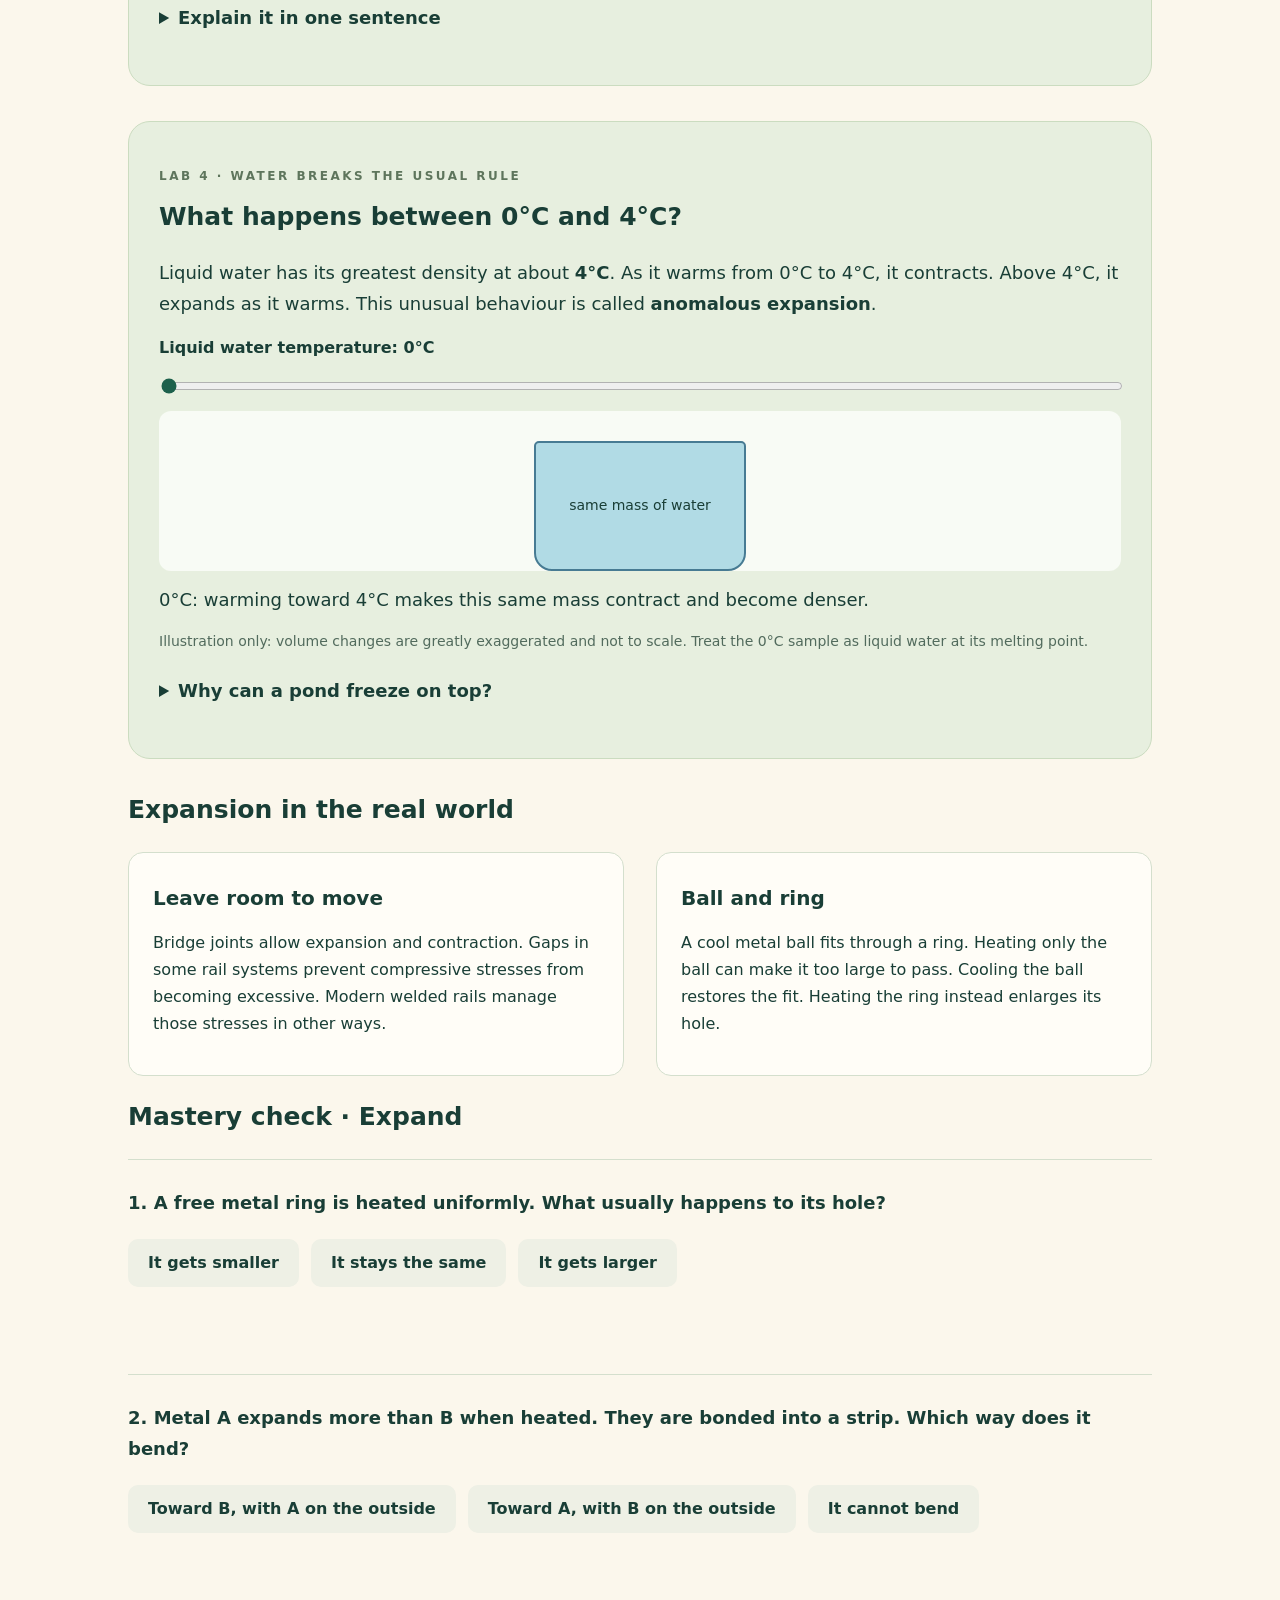
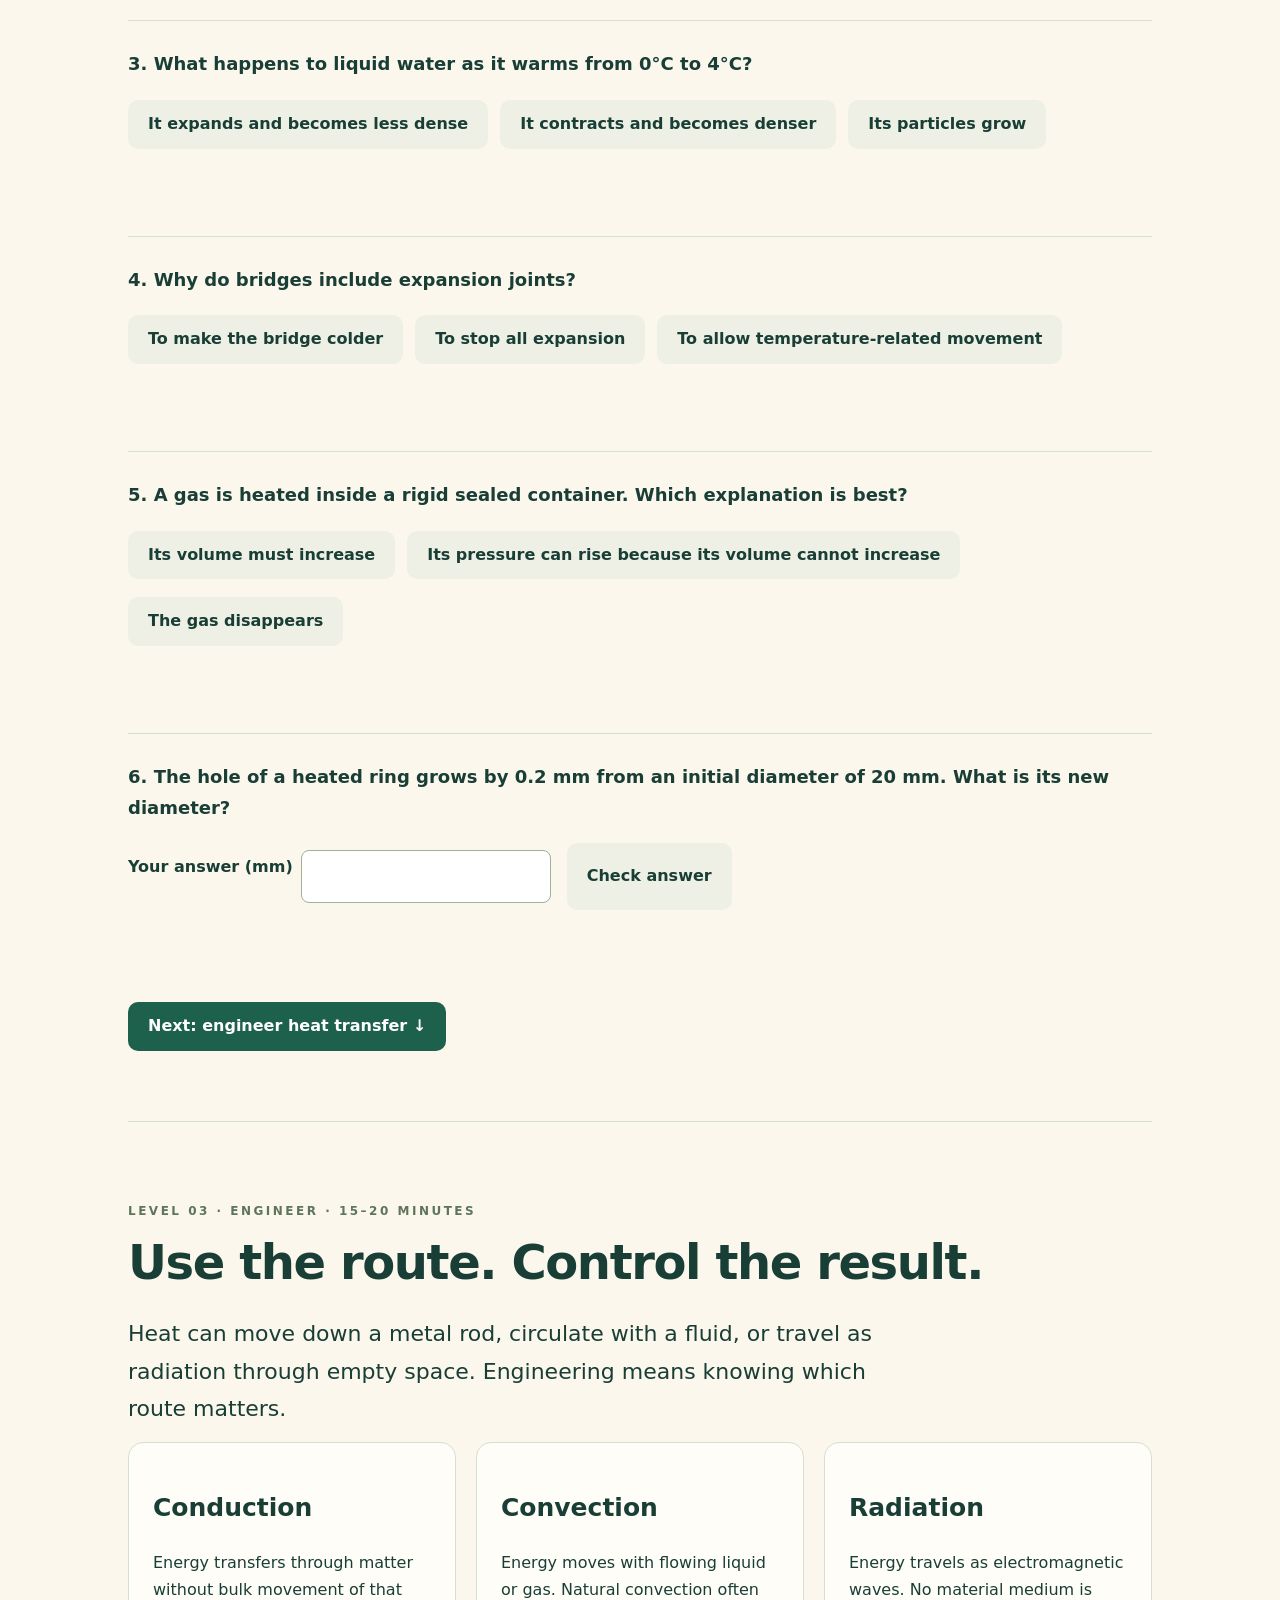
<file: heat-chapter5.html>
<!doctype html>
<html lang="en"><head><meta charset="utf-8"><meta name="viewport" content="width=device-width,initial-scale=1"><meta name="description" content="Go beyond the basics of heat: play with thermometers, temperature scales, expansion, thermostats, coastal breezes and vacuum flasks. Grade 7 science."><title>Heat Lab • Beyond the Basics | Science Fun Grade 7</title><link rel="stylesheet" href="chapter5.css"><script src="chapter5.js" defer></script><script src="energy-basics.js" defer></script><script src="thermostat-checks.js" defer></script><script src="flask-basics.js" defer></script></head>
<body><header><a class="brand" href="./">☀ Science Fun <span>Grade 7</span></a><nav aria-label="Lesson levels"><a href="#measure">01 Measure</a><a href="#expand">02 Expand</a><a href="#transfer">03 Engineer</a></nav><span id="score" aria-live="polite">0 / 18 mastered</span></header>
<main><section class="hero"><p class="eyebrow">HEAT LAB / BEYOND THE BASICS</p><h1>Think like a scientist.<br><em>Make heat work.</em></h1><p class="lead">You know that heat flows from warmer to cooler things. Now measure it, predict what it changes, and use it to solve real problems.</p><p class="meta">3 levels · About 60 minutes · Pause and return anytime</p><div class="actions"><a class="button" href="#measure">Enter the lab ↓</a><a href="./">Review the foundation lesson</a></div><div class="progress"><div id="progress"></div></div><p class="small">Start with thermal energy and equilibrium, then try 18 mastery checks and 6 chapter labs. Unlimited retries. Your progress is saved in this browser when storage is available. No account needed.</p><div class="roadmap"><a href="#measure"><b>01 / MEASURE</b><span>Heat effects, thermometers & scales</span></a><a href="#expand"><b>02 / EXPAND</b><span>Expansion, thermostats & unusual water</span></a><a href="#transfer"><b>03 / ENGINEER</b><span>Breezes, radiation & a flask challenge</span></a></div></section>
<section id="measure"><p class="eyebrow">LEVEL 01 · MEASURE · 15–20 MINUTES</p><h2>Give your observations a number.</h2><p class="intro">Before using a thermometer, first understand what its reading can—and cannot—tell us.</p><div id="energy-basics" class="concept-start"><p class="eyebrow">START HERE · THREE WORDS MADE SIMPLE</p><h3>What is happening inside a warm object?</h3><p>Water, air, and a metal spoon are made of tiny particles. Even when an object looks still, its particles keep moving or vibrating. Moving particles have energy. Particles also interact with one another, and those interactions have energy.</p><div class="grid"><article class="card"><h4>1. Thermal energy</h4><p><b>Thermal energy is the energy associated with the random motion and interactions of the tiny particles in a substance.</b></p><p>When you warm liquid water without changing its state, its particles generally move more energetically, and its thermal energy increases.</p><p>A cup sitting still on a table still has thermal energy: its particles have not stopped moving.</p></article><article class="card"><h4>2. Total thermal energy</h4><p><b>“Total” means the energy of the whole sample—all its particles together.</b> It is not a different kind of energy. It tells you to consider the entire object.</p><p>A full bucket and a small cup of water at 40°C have the same temperature. The bucket contains more water, so it has more particles and more total thermal energy when compared on the same basis.</p></article></div><aside><b>Temperature asks:</b> “How hot or cold is it?”<br><b>Total thermal energy asks:</b> “How much particle-related energy is in the whole sample?”<br><b>Heat asks:</b> “How much energy is being transferred because of a temperature difference?”<p>A thermometer gives a temperature reading. It does not count all the energy in an object.</p></aside>
<article class="lab"><p class="eyebrow">TRY IT · SAME TEMPERATURE, DIFFERENT AMOUNTS</p><h3>One cup or three cups?</h3><p>Each cup contains the same amount of liquid water at <b>40°C</b>. Choose how many cups to put on the tray.</p><div class="chips"><button id="oneCup" aria-pressed="true">One cup</button><button id="threeCups" aria-pressed="false">Three cups</button></div><div id="energyCups" class="energy-cups" aria-live="polite"></div><p id="energyAmount" class="feedback" aria-live="polite"></p><p><b>Now imagine warming the same cup from 40°C to 60°C:</b> its temperature rises and its thermal energy increases, even though you did not add more water.</p><details><summary>Check my understanding: what should I compare?</summary><p>Both <b>temperature and amount</b> matter. The material and its state matter too. For this activity we keep the material, state, and temperature the same, so adding more water adds more total thermal energy. Do not assume the hotter object always has more total thermal energy.</p></details><p class="small">Dots represent groups of particles. Actual water has enormously more particles; the diagram does not measure energy in joules.</p></article>
<h3>3. Thermal equilibrium: temperatures have become equal.</h3><p>Say it as <b>“thermal ee-kwi-LIB-ree-um.”</b> Imagine putting a cooler metal spoon into warm water. Energy transfers from the warmer water to the cooler spoon. The spoon warms and the water cools a little.</p><p><b>When they reach the same temperature, they are in thermal equilibrium with each other.</b> There is no overall—or <b>net</b>—heat transfer between them because there is no longer a temperature difference.</p><aside><b>“Net” means the overall result.</b> Microscopic energy exchanges can still happen in both directions, but at equilibrium they balance. Particles still move, both objects still have thermal energy, and the objects do not need to contain equal total thermal energy.</aside>
<article class="lab"><p class="eyebrow">TRY IT · WATCH TWO TEMPERATURES MEET</p><h3>Warmer water A meets cooler water B.</h3><p>The water stays in two separate compartments joined by a thin conducting wall. Energy can pass through the wall; the water does not mix. Choose the amount in A, predict the result, then let energy move.</p><label for="equilibriumMass">Amount of water in A</label><select id="equilibriumMass"><option value="200">200 g · same amount as B</option><option value="600">600 g · three times the amount in B</option></select><div class="grid equilibrium-pair"><div class="energy-sample"><b>A · starts at 80°C</b><p id="equilibriumA" class="energy-reading">80°C</p><span id="massA">200 g of water</span></div><div class="energy-sample"><b>B · starts at 20°C</b><p id="equilibriumB" class="energy-reading">20°C</p><span>200 g of water</span></div></div><p id="equilibriumStatus" class="feedback" aria-live="polite"></p><button id="energyStep">Let energy move →</button><button id="energyRestart" class="secondary">Start again</button><p class="small">Simplified model: only the water exchanges energy; no energy escapes to the room, the wall stores no energy, and both samples remain liquid. Each click shows a stage, not a fixed number of seconds.</p><details><summary>Why does the final temperature change when I choose more hot water?</summary><p>With equal amounts, the ideal final temperature is halfway between 80°C and 20°C: <b>50°C</b>. With three times as much hot water, the final temperature is closer to 80°C: <b>65°C</b>. The larger hot sample loses more energy for each degree it cools, so the shared temperature depends on the amounts as well as the starting temperatures.</p></details></article>
<article class="card"><h3>A thermometer is a tiny equilibrium experiment.</h3><p>A thermometer starts cooler than the water. Energy enters its bulb and the reading rises. Wait until the reading is steady: the bulb has reached approximately the temperature of the water. <b>It works by reaching thermal equilibrium, not by measuring the total thermal energy of the water.</b></p></article>
<h3>Pause and explain · three quick checks</h3><p class="small">These practice checks are separate from the 18 mastery questions. Try again as often as you like.</p><div id="energyChecks"></div><p><b>Say it back:</b> “Same temperature does not always mean the same total thermal energy. Thermal equilibrium means equal temperatures and no net heat transfer between the objects.”</p></div>
<div class="grid"><article><h3>Keep the units separate</h3><p><b>Temperature</b> describes how hot or cold something is. It is related to the average energy of particles’ random motion. <b>Heat</b> is energy transferred because of a temperature difference.</p><p>The SI unit of heat is the <b>joule (J)</b>. The SI unit of temperature is the <b>kelvin (K)</b>; Celsius (°C) is common in daily life. We write 300 K, without a degree symbol.</p></article><article><h3>Heating has several effects</h3><p>It can raise temperature, cause expansion, or change a substance’s state. During melting or boiling at a fixed pressure, energy can change the state without raising the temperature.</p><p>A calorie is another energy unit: <b>1 cal ≈ 4.2 J</b> for school calculations. Thus 10 cal ≈ 42 J. Use the approximation specified in a question.</p></article></div><aside><b>Predict:</b> An ice–water mixture stays near 0°C while its ice melts. Is energy still entering? Yes: the incoming energy changes ice into liquid. A temperature reading alone does not tell the whole story.</aside>
<article class="lab"><p class="eyebrow">LAB 1 · CALIBRATE A THERMOMETER</p><h3>A scale needs reliable reference points.</h3><p>For a Celsius scale, melting pure ice gives the lower reference point, <b>0°C</b>. Steam above boiling pure water gives the upper point, <b>100°C</b>, at standard atmospheric pressure. Divide that interval into 100 equal degrees.</p><p>In a liquid-in-glass thermometer, the liquid expands relative to the glass and rises in the narrow tube. The bulb exchanges energy with the object until they reach thermal equilibrium.</p><div class="grid"><div><div class="thermo" role="img" aria-label="Illustrated Celsius thermometer with 20 equal intervals between 0 and 100 degrees"><div class="tube"><div id="column"></div></div><div class="marks"><span>100°C — upper point</span><span>75°C</span><span>50°C</span><span>25°C</span><span>0°C — lower point</span></div></div></div><div><label for="division">Liquid column: <output id="divisionValue">7</output> intervals above 0°C</label><input id="division" type="range" min="0" max="20" value="7"><p>There are <b>20 equal intervals</b> between 0°C and 100°C. What is the reading now?</p><label for="thermoAnswer">Your reading in °C</label><input type="number" id="thermoAnswer" inputmode="decimal" placeholder="Enter a number"><button id="checkThermo">Check my reading</button><p id="thermoFeedback" class="feedback" aria-live="polite"></p><details><summary>Show the method</summary><p>Each interval = (100 − 0) ÷ 20 = <b>5°C</b>. Multiply the number of intervals above zero by 5. Read a real scale with your eye level with the top of its liquid column to avoid parallax.</p></details></div></div></article>
<article class="lab"><p class="eyebrow">LAB 2 · ONE TEMPERATURE, THREE SCALES</p><h3>The number changes. The temperature doesn’t.</h3><label for="celsius">Temperature in °C</label><input id="celsius" type="number" value="25" min="-273.15" max="10000" step="any"><div class="readouts" aria-live="polite"><div><output id="outC">25</output><span>°C</span></div><div><output id="outF">77</output><span>°F</span></div><div><output id="outK">298.15</output><span>K</span></div></div><p id="conversionSteps"></p><p id="conversionError" class="feedback" aria-live="polite"></p><div class="chips"><button data-temp="0">Melting ice</button><button data-temp="100">Boiling water*</button><button data-temp="-40">Where °C = °F</button></div><p class="small">F = (9 × C ÷ 5) + 32 · C = (F − 32) × 5 ÷ 9 · K = C + 273.15. Some school problems round 273.15 to 273; follow the question. *At standard atmospheric pressure.</p><aside><b>Temperature rise:</b> A rise of 10°C is a rise of 10 K, but 18°F. Add 32 only when converting a temperature reading, not a temperature difference.</aside></article>
<h3>Choose the right thermometer</h3><div class="grid"><article class="card"><h4>Clinical thermometer</h4><p>Measures body temperature over a narrow range. A traditional glass clinical thermometer commonly spans about 35–42°C. Its constriction helps hold the reading after removal. Digital models sense temperature electronically.</p></article><article class="card"><h4>Laboratory thermometer</h4><p>Measures a wider range, often −10 to 110°C in school labs, though instruments vary. Read a traditional laboratory thermometer while its bulb remains immersed; keep the bulb off the container’s bottom and sides.</p></article></div><p class="small">Use digital or non-mercury instruments with adult supervision. Never use a clinical thermometer for boiling water or heat a sealed container.</p><h3>Mastery check · Measure</h3><div id="quiz1"></div><a class="button" href="#expand">Next: predict expansion ↓</a></section>
<section id="expand"><p class="eyebrow">LEVEL 02 · EXPAND · 15–20 MINUTES</p><h2>A tiny change can move a switch.</h2><p class="intro">A bridge needs room to move. A jar lid can loosen when warmed. A thermostat can switch off a heater. All use thermal expansion.</p><div class="grid"><article><h3>Three dimensions to watch</h3><p><b>Linear expansion:</b> an increase in length, as in a rail.<br><b>Area expansion:</b> an increase in surface area, as in a sheet.<br><b>Volume expansion:</b> an increase in volume, as in a liquid.</p><p>These describe what we measure; a solid usually expands in all directions. For most materials, heating increases average particle separation. The particles themselves do not get larger.</p></article><article><h3>Make a fair comparison</h3><p>Expansion depends on the material, starting size, and temperature change. Compare identical starting sizes under the same temperature rise.</p><p>Gases generally show much larger volume changes than solids for a similar rise <b>when pressure is kept constant</b>. If a gas is trapped in a rigid sealed container, heating instead raises its pressure.</p></article></div><aside><b>The ring puzzle:</b> Heat a metal ring uniformly while it is free to expand. Its hole gets bigger too! Picture every length in the ring scaling up together.</aside>
<article id="thermostat-basics" class="lab"><p class="eyebrow">LAB 3 · BIMETALLIC THERMOSTAT · START WITH THE SWITCH</p><h3>How does a heater know when to turn off?</h3><p>Think of an electric iron. It needs to get warm, but it should not keep getting hotter forever. A <b>thermostat is a temperature-controlled switch</b>: it turns the heater off when it is hot enough and lets it turn on again after cooling.</p><div class="grid"><div class="card"><h4>What does “bimetallic” mean?</h4><p><b>Bi = two. Metallic = made of metal.</b> A bimetallic strip has two thin layers of different metals firmly bonded together, like the two layers of a sandwich. They cannot slide apart.</p><p>In our model, orange metal A expands more than blue metal B for the same temperature rise.</p></div><div class="card"><h4>Why does the strip bend?</h4><p>If separate, A would grow longer than B when heated. But they are joined, so they cannot remain straight with different lengths. They curve together instead.</p><p>The longer layer A takes the <b>outside</b> of the curve. The shorter layer B takes the <b>inside</b>. So the strip bends <b>toward B</b>, the metal that expands less.</p></div></div><h4>Follow the four steps</h4><ol><li><b>Cooler: switch closed → heater ON.</b> “Closed” means the contacts touch, making a complete path for electric current.</li><li><b>Heating: strip bends.</b> A expands more than B. The joined strip bends and moves the switch mechanism.</li><li><b>Hot enough: switch opens → heater OFF.</b> The contacts separate. The gap breaks the path, so current stops flowing through the heater.</li><li><b>Cooling: strip bends back.</b> Once cool enough, the contacts touch again and the heater switches on. The cycle repeats.</li></ol><aside><b>Important:</b> The heater does not become cold as soon as it switches off. It is still hot, but it stops receiving electrical energy. It then cools as energy transfers to its surroundings.</aside><h3>Play the cycle: cool → warm → hot → cool</h3><div class="chips"><button id="thermoCool">1. Cool: 20°C</button><button id="thermoWarm">2. Warming: 55°C</button><button id="thermoHot">3. Hot enough: 65°C</button></div><label for="stripTemp">Strip temperature: <output id="stripTempValue">20</output>°C</label><input id="stripTemp" type="range" min="20" max="100" value="20"><div class="grid"><div><h4>Watch the joined strip</h4><svg id="stripSvg" viewBox="0 0 420 260" role="img" aria-labelledby="stripSvgTitle"><title id="stripSvgTitle">Orange A expands more; the joined strip bends toward blue B when heated</title><rect x="30" y="65" width="25" height="120" rx="5" fill="#31544c"/><path id="metalA" d="M55 110 L355 110" fill="none" stroke="#db643e" stroke-width="14"/><path id="metalB" d="M55 123 L355 123" fill="none" stroke="#457ea7" stroke-width="12"/><text x="28" y="30" font-size="17" fill="#183e36">Orange A: expands more</text><text x="28" y="53" font-size="17" fill="#183e36">Blue B: expands less</text><text x="28" y="235" font-size="16" fill="#183e36">Left end fixed · free end moves downward</text></svg><p id="bendReason"></p></div><div><h4>Watch the electrical switch</h4><svg viewBox="0 0 420 260" role="img" aria-labelledby="circuitTitle"><title id="circuitTitle">A complete electrical circuit powers the heater; an open switch breaks the circuit</title><g id="thermoWires" fill="none" stroke="#1d604c" stroke-width="5"><path d="M80 90 V40 H150 M170 40 H300 V95 M300 175 V220 H80 V140"/><path d="M150 18 V62 M170 27 V53"/><path id="heaterCoil" d="M300 95 L288 105 L312 115 L288 125 L312 135 L288 145 L312 155 L300 175"/></g><circle cx="80" cy="90" r="6" fill="#31544c"/><circle cx="80" cy="140" r="6" fill="#31544c"/><path id="switchBlade" d="M80 140 L80 90" stroke="#1d604c" stroke-width="6" fill="none"/><text x="185" y="22" font-size="15" fill="#183e36">Power supply</text><text x="15" y="180" font-size="15" fill="#183e36">Switch</text><text x="325" y="140" font-size="16" fill="#183e36">Heater</text><text id="circuitState" x="110" y="120" font-size="18" font-weight="bold" fill="#183e36">Current flows</text></svg><p id="switchReason"></p></div></div><p id="stripState" class="feedback" aria-live="polite"></p><p><b>Now press “Cool: 20°C” again.</b> The strip returns and the switch closes. Can you explain why the heater turns on again?</p><p class="small">Simplified mechanical-switch model: at 60°C the bending strip triggers the switch to open; below 60°C it closes. A real thermostat may use a snap mechanism, different switching temperatures, and a separate cooling threshold. Bending is exaggerated; this diagram is not a wiring guide.</p><h3>Check the reason, not just the answer</h3><div id="thermostatChecks"></div><details><summary>Explain it in one sentence</summary><p>A bimetallic thermostat uses the unequal expansion of two joined metals to bend a strip and operate a switch, turning a heater off when hot enough and back on after cooling.</p></details></article>

<article class="lab"><p class="eyebrow">LAB 4 · WATER BREAKS THE USUAL RULE</p><h3>What happens between 0°C and 4°C?</h3><p>Liquid water has its greatest density at about <b>4°C</b>. As it warms from 0°C to 4°C, it contracts. Above 4°C, it expands as it warms. This unusual behaviour is called <b>anomalous expansion</b>.</p><label for="waterTemp">Liquid water temperature: <output id="waterTempValue">0</output>°C</label><input id="waterTemp" type="range" min="0" max="10" value="0"><div class="waterDisplay"><div id="waterVolume"><span>same mass of water</span></div></div><p id="waterState" aria-live="polite"></p><p class="small">Illustration only: volume changes are greatly exaggerated and not to scale. Treat the 0°C sample as liquid water at its melting point.</p><details><summary>Why can a pond freeze on top?</summary><p>As surface water cools to 4°C it becomes denser and can sink. Water cooler than 4°C is less dense and tends to stay near the top. Ice is less dense still, so it floats and forms an insulating surface layer. Water below can remain liquid.</p></details></article>
<h3>Expansion in the real world</h3><div class="grid"><article class="card"><h4>Leave room to move</h4><p>Bridge joints allow expansion and contraction. Gaps in some rail systems prevent compressive stresses from becoming excessive. Modern welded rails manage those stresses in other ways.</p></article><article class="card"><h4>Ball and ring</h4><p>A cool metal ball fits through a ring. Heating only the ball can make it too large to pass. Cooling the ball restores the fit. Heating the ring instead enlarges its hole.</p></article></div><h3>Mastery check · Expand</h3><div id="quiz2"></div><a class="button" href="#transfer">Next: engineer heat transfer ↓</a></section>
<section id="transfer"><p class="eyebrow">LEVEL 03 · ENGINEER · 15–20 MINUTES</p><h2>Use the route. Control the result.</h2><p class="intro">Heat can move down a metal rod, circulate with a fluid, or travel as radiation through empty space. Engineering means knowing which route matters.</p><div class="three"><article class="card"><h3>Conduction</h3><p>Energy transfers through matter without bulk movement of that matter. Metals conduct well. In a solid, neighbouring particles transfer energy; mobile electrons also help conduction in metals.</p><p><b>Use:</b> a cooking-pan base.</p></article><article class="card"><h3>Convection</h3><p>Energy moves with flowing liquid or gas. Natural convection often occurs because warmer fluid is less dense and rises while cooler fluid sinks. Fans and pumps can force fluid movement too.</p><p><b>Use:</b> circulating hot water.</p></article><article class="card"><h3>Radiation</h3><p>Energy travels as electromagnetic waves. No material medium is needed. Objects emit thermal radiation; hotter objects generally emit more.</p><p><b>Use:</b> solar heating.</p></article></div><aside><b>Three pathways, one kitchen:</b> A hot hob conducts energy into a pan. Water circulates by convection. Hot surfaces also emit radiation. A real object can gain or lose energy by several routes at once.</aside>
<article class="lab"><p class="eyebrow">LAB 5 · COASTAL BREEZE DETECTIVE</p><h3>Follow the wind at the surface.</h3><p>Land generally warms and cools faster than the nearby sea. Predict the surface wind direction, then switch between day and night.</p><div class="chips"><button id="day" aria-pressed="true">☀ Day</button><button id="night" aria-pressed="false">☾ Night</button></div><div class="coast" role="img" aria-label="Land on the left and sea on the right"><div class="land">LAND<br><span id="landLabel">warmer</span></div><div class="sea">SEA<br><span id="seaLabel">cooler</span></div><span id="surfaceWind">←</span><span id="upperWind">→</span></div><p id="breezeState" class="feedback" aria-live="polite"></p><p class="small">Lower arrow: surface wind. Upper arrow: return flow aloft. Simplified calm-weather model; stronger weather systems can override these breezes.</p></article>
<h3>Absorb, reflect, emit</h3><p>Dull, dark surfaces generally absorb and emit thermal radiation more effectively than bright, shiny metal surfaces at the same temperature. That helps explain a solar cooker’s black interior and a flask’s shiny surfaces. Surface finish matters most for <b>radiation</b>; it does not stop conduction or convection.</p><details><summary>Plan a fair radiation experiment</summary><p>Use two otherwise identical containers, one dull black and one shiny, with equal amounts of water at the same starting temperature. Place them at equal distances from the same radiant source. Measure temperatures after equal times. Change only the surface finish; keep material, size, water mass, and position comparable. Ask an adult to handle any hot apparatus.</p></details>
<article id="vacuum-flask-basics" class="lab"><p class="eyebrow">LAB 6 · UNDERSTAND A VACUUM FLASK BEFORE DESIGNING ONE</p><h3>How can the same flask keep soup hot and water cold?</h3><p>Imagine hot soup in a room. Energy transfers from the warmer soup to the cooler room, so the soup cools. A <b>vacuum flask slows this energy transfer</b>. It does not make heat or cold.</p><p>A flask has <b>two walls with a nearly empty space between them</b>. This space is called a <b>vacuum</b>: most of the air has been removed. <b>The drink is inside the inner container, not in the vacuum gap.</b></p><h4>First recall the three routes</h4><div class="three"><div class="card"><b>Conduction</b><p>Energy passes through matter, as along a metal spoon. It needs particles.</p></div><div class="card"><b>Convection</b><p>Moving liquid or gas carries energy, as warm water circulates. It needs a fluid.</p></div><div class="card"><b>Radiation</b><p>Energy travels as waves, as warmth from the Sun. It can cross empty space.</p></div></div>
<h3>Look inside: tap each numbered part</h3><div class="grid"><div><svg viewBox="0 0 500 410" role="img" aria-labelledby="flaskDiagramTitle"><title id="flaskDiagramTitle">Cutaway of a double-wall flask. Drink inside the inner wall, vacuum between walls, stopper at top, protective outer wall.</title><path id="flaskOuterHighlight" d="M100 115 L100 325 Q100 375 150 375 L350 375 Q400 375 400 325 L400 115 L355 115 L355 310 Q355 335 330 335 L170 335 Q145 335 145 310 L145 115 Z" fill="#f2e2ae" stroke="#7b8f7c" stroke-width="4"/><path id="flaskWallHighlight" d="M145 115 L145 310 Q145 335 170 335 L330 335 Q355 335 355 310 L355 115" fill="#fffdf7" stroke="#7897a3" stroke-width="7"/><path d="M161 195 H339 V305 Q339 319 325 319 H175 Q161 319 161 305 Z" fill="#bbdfe5"/><text x="250" y="255" text-anchor="middle" font-size="23" fill="#183e36">DRINK</text><text x="250" y="280" text-anchor="middle" font-size="16" fill="#183e36">inside inner wall</text><rect id="flaskStopperHighlight" x="155" y="70" width="190" height="58" rx="12" fill="#cbb296" stroke="#7b6a54" stroke-width="4"/><path id="flaskGapHighlight" d="M120 150 V320 Q120 354 160 354 H340 Q380 354 380 320 V150" fill="none" stroke="#b79842" stroke-width="8" stroke-dasharray="5 9"/><g fill="#193e36"><circle cx="120" cy="220" r="17"/><circle cx="352" cy="280" r="17"/><circle cx="250" cy="97" r="17"/><circle cx="400" cy="160" r="17"/></g><g fill="white" font-size="18" text-anchor="middle" font-weight="bold"><text x="120" y="226">1</text><text x="352" y="286">2</text><text x="250" y="103">3</text><text x="400" y="166">4</text></g><text x="250" y="402" text-anchor="middle" font-size="16" fill="#183e36">Cutaway · gap exaggerated for clarity</text></svg></div><div><div class="flask-part-buttons"><button id="showVacuum" aria-pressed="true">1. Vacuum gap</button><button id="showShiny" aria-pressed="false">2. Shiny facing surfaces</button><button id="showStopper" aria-pressed="false">3. Insulating stopper</button><button id="showOuter" aria-pressed="false">4. Protective outer wall</button></div><div class="card" aria-live="polite"><h4 id="flaskPartTitle"></h4><p id="flaskPartText"></p><p id="flaskPartReason"></p></div></div></div><aside><b>Why do we need both a vacuum and shiny surfaces?</b> The vacuum removes most particles from the gap, greatly reducing conduction and preventing convection there. <b>Radiation can still cross the gap.</b> The shiny facing surfaces reduce this remaining route of energy transfer.</aside><p><b>What about the opening at the top?</b> The stopper closes that route. Its insulating material slows conduction; its close fit reduces air exchange and evaporation. Leaving the flask open makes it much less effective.</p>
<h3>Try a hot drink and a cold drink</h3><div class="chips"><button id="flaskHotDrink" aria-pressed="true">Hot soup in a cooler room</button><button id="flaskColdDrink" aria-pressed="false">Cold water in a warmer room</button></div><div class="card" aria-live="polite"><h4 id="flaskDirection"></h4><p id="flaskDrinkReason"></p></div><p><b>Neither drink keeps its temperature forever.</b> Some energy still transfers through the neck, supports, and other parts, and some radiation still gets through. A flask slows the change; it does not stop every transfer.</p><details><summary>Explain it in everyday words</summary><p>The flask slows three ways energy can travel: the nearly empty gap makes it hard for particles to pass energy across or circulate, the shiny surfaces reduce radiation, and the stopper closes and insulates the top. Energy leaves a hot drink more slowly and enters a cold drink more slowly.</p></details>
<h3>Now design your own flask</h3><p>Choose a part for each job. Before testing, explain which route each choice will slow.</p><div class="three"><div><label for="flaskGap">Between the walls</label><select id="flaskGap"><option value="air">Air gap</option><option value="vacuum">Vacuum gap</option><option value="metal">Solid metal bridge</option></select></div><div><label for="flaskSurface">Facing surfaces</label><select id="flaskSurface"><option value="black">Dull black</option><option value="shiny">Shiny / silvered</option></select></div><div><label for="flaskLid">At the neck</label><select id="flaskLid"><option value="open">Open neck</option><option value="insulated">Well-fitting insulating stopper</option></select></div></div><button id="testFlask">Test my flask</button><div id="flaskFeedback" class="feedback" aria-live="polite">Select your parts, then test.</div><p class="small">A qualitative design challenge, not a prediction of cooling time.</p><h3>Check the explanation</h3><p class="small">These practice checks do not change your 18-question mastery score.</p><div id="flaskChecks"></div></article>
<h3>Mastery check · Engineer</h3><div id="quiz3"></div></section>
<section id="finish"><div class="finish"><p class="eyebrow">YOUR SCIENCE NOTEBOOK</p><h2 id="finishTitle">Build understanding, one reason at a time.</h2><p id="finishText">Complete 18 mastery checks to earn your Heat Lab badge. Every answer has an explanation; retries are welcome.</p><div id="badge"></div><button id="download" class="light">Download my learning report</button></div><h3>Teach it back</h3><p>Choose a thermometer, thermostat, sea breeze, or flask. Explain what changes, where energy goes, and why the design works. Draw arrows and label the important parts.</p><details><summary>Revision card: the six ideas to remember</summary><ol><li>Heat is transferred energy; temperature is a measure of hotness.</li><li>F = 9C/5 + 32; K = C + 273.15. Temperature differences do not use the +32 offset.</li><li>Most materials expand when heated; free, uniformly heated holes grow too.</li><li>A heated bimetallic strip bends toward the metal that expands less.</li><li>Liquid water is densest at about 4°C.</li><li>Conduction needs matter; convection needs a flowing fluid; radiation can cross a vacuum.</li></ol></details><details><summary>For the parent or teacher: scope and sources</summary><p>This is an original Grade 7 companion lesson, not a reproduction or an edition-verified adaptation of V. K. Sally’s textbook. It develops the four Heat themes identified in this <a href="https://www.newstewartschoolctc.in/wp-content/uploads/Stewart-7-Final.pdf" target="_blank" rel="noopener">school teaching scheme</a>: effects, temperature measurement, expansion, and transfer. Water’s unusual expansion is an enrichment topic.</p><p>Science references: <a href="https://openstax.org/books/university-physics-volume-2/pages/1-3-thermal-expansion" target="_blank" rel="noopener">OpenStax: thermal expansion</a>; <a href="https://www.noaa.gov/jetstream/ocean/sea-breeze" target="_blank" rel="noopener">NOAA: sea and land breezes</a>; <a href="https://www.nist.gov/pml/owm/si-units-temperature" target="_blank" rel="noopener">NIST: temperature units</a>. Explanations and questions here were written for this lesson.</p><p>Mastery means a correct answer was reached, possibly after hints or retries. It is a learning record, not a timed examination score. Local progress is not uploaded.</p></details><button id="reset" class="secondary">Reset this lesson’s progress</button><p><a href="./">← Foundation lesson</a></p></section></main><footer>Science Fun Grade 7 · Heat Lab · Learn it. Test it. Explain it.</footer></body></html>
</file>
<file: chapter5.css>
:root{--paper:#fbf7ec;--ink:#193e36;--accent:#cc502d;--leaf:#1d604c;--line:#d4dfcd}*{box-sizing:border-box}html{scroll-behavior:smooth;scroll-padding-top:100px}body{margin:0;background:var(--paper);color:var(--ink);font:18px/1.7 system-ui,sans-serif}header{position:sticky;top:0;z-index:10;background:#fbf7ecf5;backdrop-filter:blur(8px);border-bottom:1px solid var(--line);padding:12px 4%;display:flex;align-items:center;justify-content:space-between;gap:18px}a{color:var(--leaf);text-underline-offset:4px}.brand{font-weight:850;font-size:20px;text-decoration:none}.brand span{font-weight:450;font-size:13px;display:block}nav{display:flex;gap:20px}nav a{font-size:14px;font-weight:750;text-decoration:none}#score{font-size:13px;white-space:nowrap}main{max-width:1080px;margin:auto;padding:0 28px}section{padding:65px 0;border-bottom:1px solid var(--line)}.eyebrow{font-size:12px;letter-spacing:2.5px;font-weight:800;color:#5e755c}h1{font-size:clamp(45px,7.5vw,82px);line-height:1.05;letter-spacing:-3px;margin:22px 0}h1 em{font-style:normal;color:var(--accent)}h2{font-size:clamp(32px,4.8vw,48px);line-height:1.15;letter-spacing:-1.4px;margin:10px 0 25px}h3{font-size:25px;line-height:1.3}h4{font-size:20px;margin:4px 0}p{margin:14px 0}.lead,.intro{font-size:22px;max-width:790px}.meta,.small{font-size:14px;color:#526b5d}.actions{display:flex;align-items:center;gap:22px;flex-wrap:wrap;margin:25px 0}button,.button{font:700 16px/1.3 system-ui;background:var(--leaf);color:white;border:0;border-radius:10px;padding:14px 20px;cursor:pointer;text-decoration:none;display:inline-block;margin:5px 4px 5px 0}button:hover,.button:hover{filter:brightness(1.1)}button:focus-visible,a:focus-visible,input:focus-visible,select:focus-visible,summary:focus-visible{outline:3px solid #db6d39;outline-offset:4px}button[aria-pressed=true]{box-shadow:0 0 0 3px #e5955d}button.secondary{background:#e2eadb;color:var(--ink)}.progress{height:9px;border-radius:10px;background:#e0e6d8;overflow:hidden}.progress div{height:100%;width:0;background:#df774d}.roadmap,.three{display:grid;grid-template-columns:repeat(3,1fr);gap:20px}.roadmap{margin-top:35px}.roadmap a{border-top:2px solid var(--line);padding-top:14px;text-decoration:none}.roadmap b{display:block;font-size:12px;letter-spacing:1.3px}.roadmap span{display:block;font-size:15px;margin-top:6px}.grid{display:grid;grid-template-columns:1fr 1fr;gap:32px}.card{padding:24px;border:1px solid var(--line);border-radius:15px;background:#fffdf7}.card p{font-size:16px}.lab{padding:30px;background:#e7efdf;border:1px solid #cbdcc0;border-radius:22px;margin:35px 0}.lab h3{margin-top:10px}aside{border-left:4px solid #d9794b;background:#fff0d9;padding:16px 22px;margin:24px 0}label{display:block;font-weight:700;font-size:16px;margin:15px 0 6px}input,select{font:inherit;color:var(--ink);max-width:100%;width:100%;padding:10px;border:1px solid #9fb394;border-radius:8px;background:white}input[type=range]{padding:0;border:0;accent-color:var(--leaf);background:transparent;min-height:32px}input[type=number]{max-width:250px}output{font-variant-numeric:tabular-nums}.feedback{min-height:30px;font-weight:650}.feedback.error{color:#983714}.readouts{display:grid;grid-template-columns:repeat(3,1fr);gap:15px;margin:25px 0}.readouts div{border-top:2px solid #aac399;padding:12px 0}.readouts output{display:block;font-size:clamp(26px,5vw,43px);font-weight:800;overflow-wrap:anywhere}.readouts span{font-size:16px}.thermo{height:310px;display:flex;justify-content:center;gap:18px;padding:20px}.tube{position:relative;width:30px;border:3px solid #678372;border-radius:20px;background:white;overflow:hidden}.tube div{position:absolute;bottom:0;width:100%;height:35%;background:#d65b3b;transition:height .2s}.marks{display:flex;flex-direction:column;justify-content:space-between;font-size:15px}.marks span{border-bottom:1px solid #b3c4a8;padding-right:8px}.quizItem{padding:24px 0;border-top:1px solid var(--line)}.quizItem h4{font-size:18px}.options{display:flex;flex-wrap:wrap;gap:8px;margin-top:15px}.options button{background:#eef0e5;color:var(--ink);font-weight:550;text-align:left;max-width:100%}.options button.correct{background:#1d604c;color:white}.options button.incorrect{background:#ffd9c4;color:#7f3015}.quizItem input{display:inline-block;margin:12px 8px 12px 0}.hint{font-size:15px;color:#5e755c}summary{cursor:pointer;font-weight:700}details{margin:22px 0}svg{width:100%;display:block;margin:20px 0}.waterDisplay{height:160px;display:flex;align-items:flex-end;justify-content:center;background:#f8fbf5;border-radius:12px;padding-top:10px}.waterDisplay div{height:130px;width:220px;background:#b1dbe5;border:2px solid #477b93;border-radius:5px 5px 18px 18px;display:flex;align-items:center;justify-content:center;transition:width .2s}.waterDisplay span{font-size:14px}.coast{height:240px;position:relative;display:grid;grid-template-columns:1fr 1fr;margin:25px 0;border-radius:15px;overflow:hidden}.land,.sea{padding:95px 15px 15px;text-align:center;font-weight:800}.land{background:#e6c59a}.sea{background:#a6d6df}.coast div span{font-size:14px;font-weight:500}.coast>span{position:absolute;left:45%;font-size:50px;line-height:1}#surfaceWind{bottom:12px}#upperWind{top:10px}.finish{background:#193e36;color:white;border-radius:22px;padding:35px}.finish .eyebrow{color:#c1d7b5}.finish button.light{background:#e4eddc;color:var(--ink)}.badge{display:inline-block;padding:10px 20px;border-radius:24px;background:#ffe1a2;color:var(--ink);font-weight:800;margin:15px 0}footer{text-align:center;padding:35px;font-size:14px}@media(max-width:700px){header{flex-wrap:wrap;padding:10px 20px;gap:7px}nav{order:3;justify-content:space-between;width:100%}main{padding:0 20px}section{padding:42px 0}.grid,.three{grid-template-columns:1fr;gap:16px}.roadmap{grid-template-columns:1fr;gap:12px}.lab{padding:20px}.lead,.intro{font-size:19px}body{font-size:17px}.brand{font-size:17px}h1{letter-spacing:-2px}.finish{padding:24px}.readouts{gap:8px}}@media(prefers-reduced-motion:reduce){html{scroll-behavior:auto}*{transition:none!important}}
/* Concrete explanations before the chapter terminology. */
.concept-start{margin:30px 0 45px;padding-bottom:25px;border-bottom:2px solid var(--line)}.energy-cups{display:flex;gap:20px;flex-wrap:wrap;margin:25px 0}.energy-cup{display:flex;flex-direction:column;align-items:center;justify-content:center;gap:12px;min-width:150px;min-height:155px;padding:18px;background:#c5e3e7;border:3px solid #527c83;border-top:1px dashed #527c83;border-radius:0 0 24px 24px}.energy-cup b{font-size:28px}.energy-cup span{color:#315f76;letter-spacing:7px}.energy-cup small{font-size:12px}.energy-sample{background:#fffdf7;border:1px solid #bdcdb1;border-radius:14px;padding:24px;text-align:center;margin-top:20px}.energy-reading{font-size:42px;font-weight:800;margin:10px 0}.energy-sample span{font-size:15px}button:disabled{opacity:.65;cursor:default}
.flask-part-buttons{display:flex;flex-direction:column;align-items:stretch;margin:15px 0 22px}.flask-part-buttons button{text-align:left;margin-bottom:9px}
</file>
